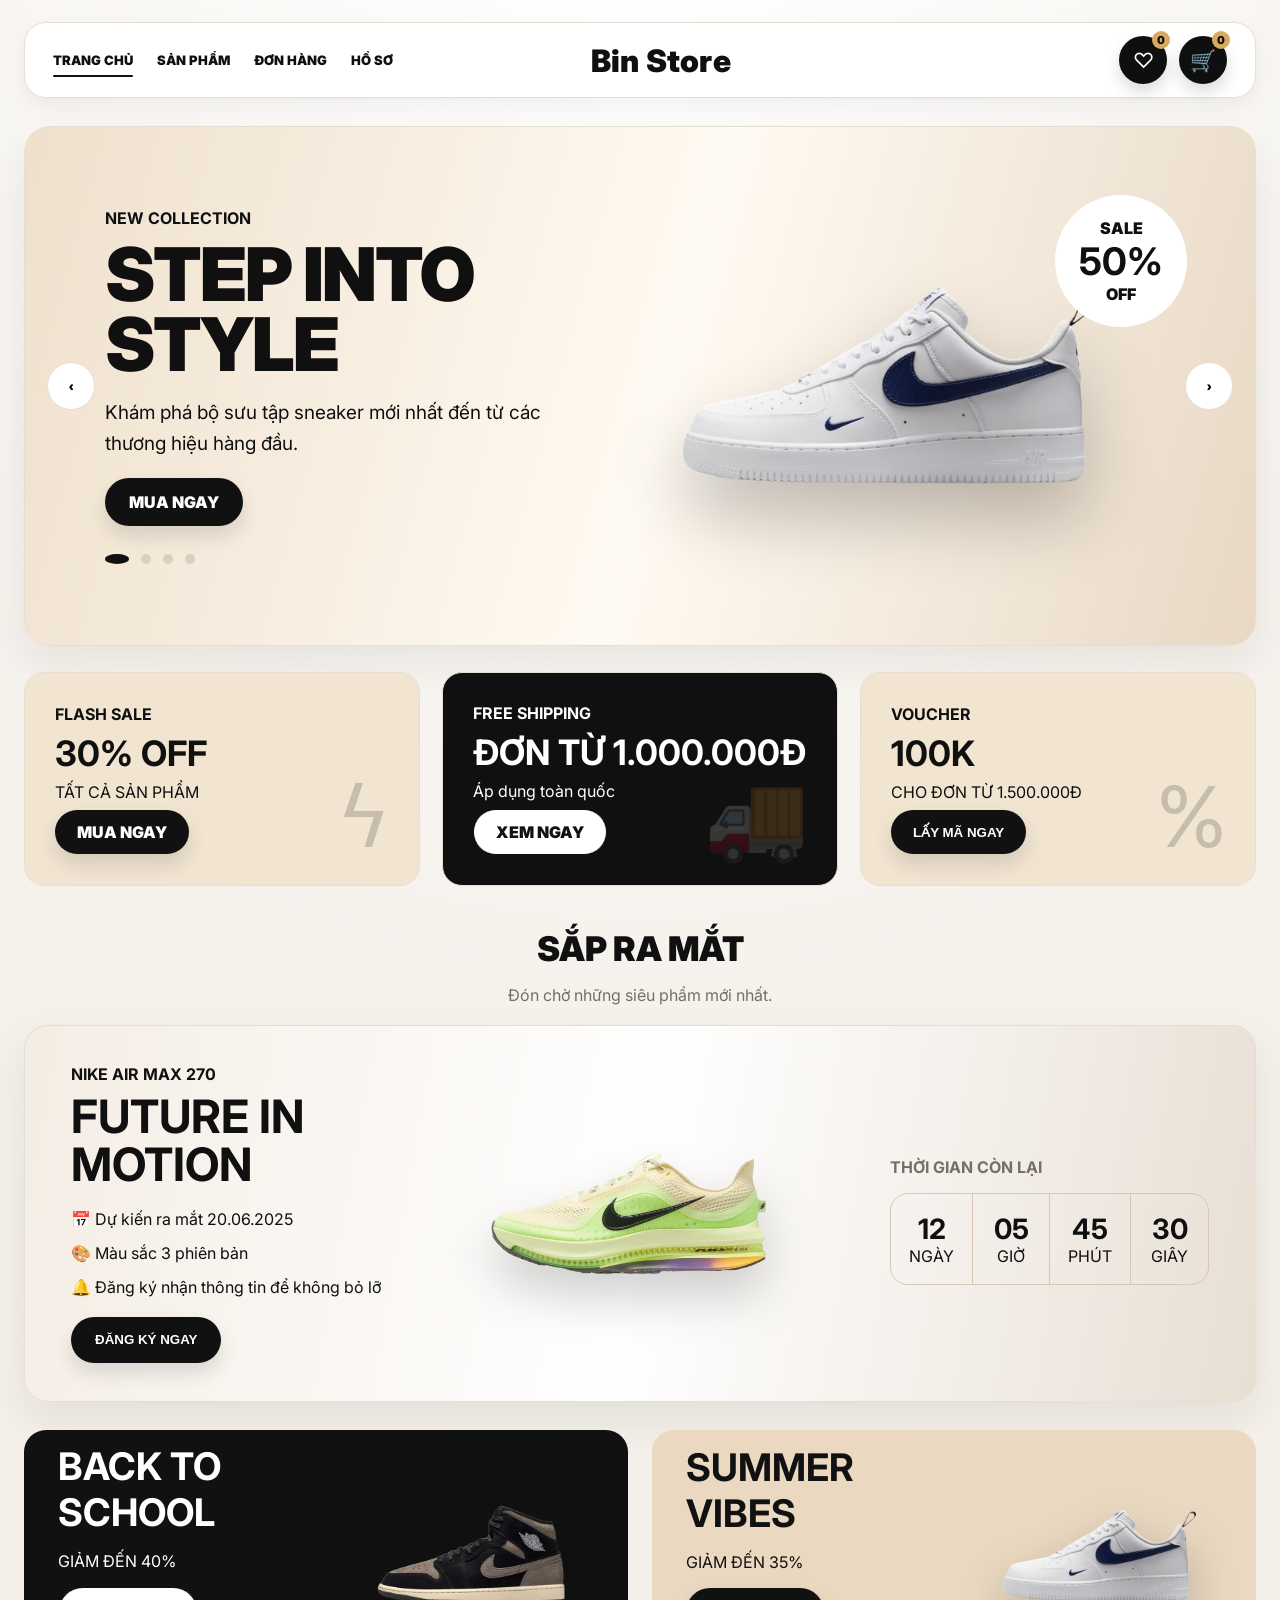
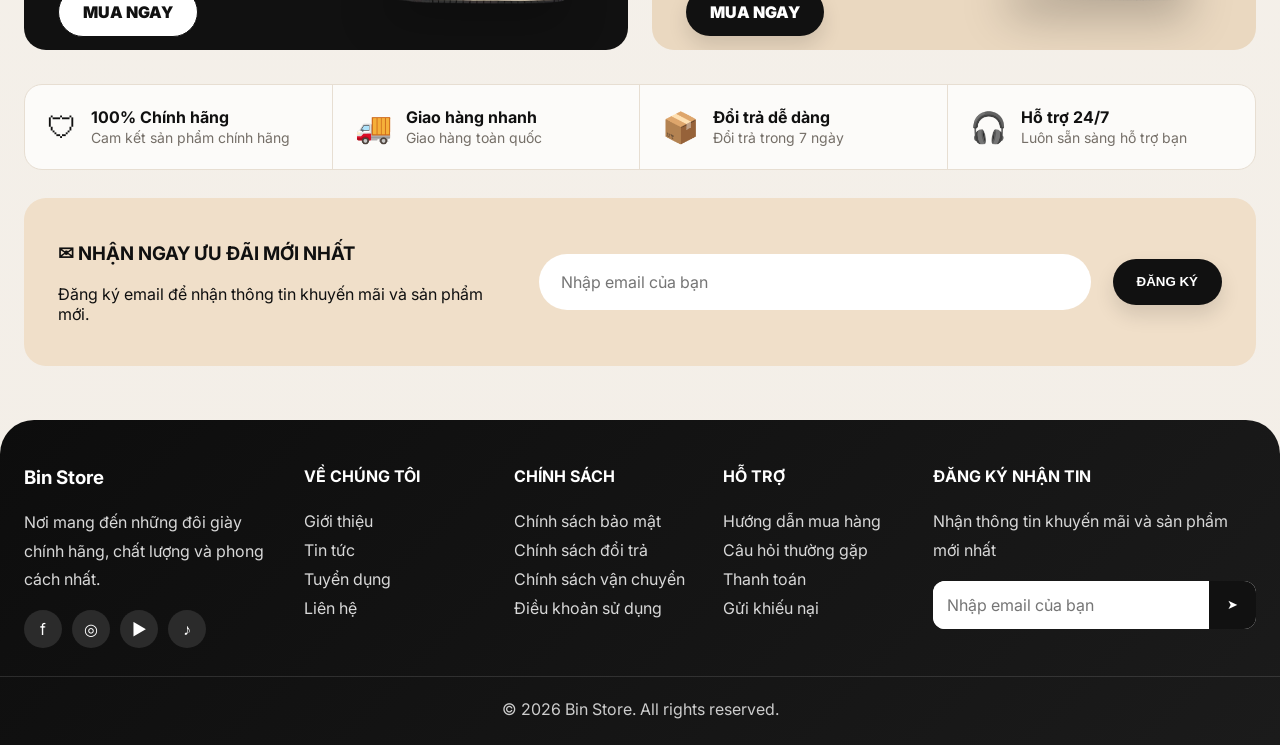
<file: index.html>
<!doctype html>
<html lang="vi">

<head>
  <meta charset="UTF-8" />
  <meta name="viewport" content="width=device-width,initial-scale=1" />
  <link href="https://fonts.googleapis.com/css2?family=Inter:wght@400;500;600;700;800;900&display=swap"
    rel="stylesheet" />
  <link rel="stylesheet" href="css/binstore.css" />
  <title>Bin Store - Trang chủ</title>
  <style>
    .hero {
      min-height: 520px;
      border-radius: 26px;
      background: linear-gradient(105deg,
          #efe0cc 0%,
          #fffaf2 52%,
          #e8d8c4 100%);
      overflow: hidden;
      position: relative;
      display: grid;
      grid-template-columns: 1fr 1.2fr;
      align-items: center;
      padding: 0 80px;
      border: 1px solid var(--line);
      box-shadow: var(--shadow);
    }

    .hero h1 {
      font-size: 74px;
      line-height: 0.94;
      margin: 12px 0;
      font-weight: 1000;
      letter-spacing: -2px;
    }

    .hero p {
      font-size: 19px;
      line-height: 1.6;
      max-width: 520px;
    }

    .hero-img {
      height: 410px;
      object-fit: contain;
      filter: drop-shadow(0 35px 35px rgba(0, 0, 0, 0.24));
      margin-left: auto;
    }

    .sale-bubble {
      position: absolute;
      right: 68px;
      top: 68px;
      background: #fff;
      border-radius: 50%;
      width: 132px;
      height: 132px;
      display: grid;
      place-items: center;
      text-align: center;
      font-weight: 1000;
    }

    .sale-bubble strong {
      font-size: 38px;
    }

    .arrow {
      position: absolute;
      top: 50%;
      transform: translateY(-50%);
      width: 48px;
      height: 48px;
      border-radius: 50%;
      background: #fff;
      border: 1px solid var(--line);
      display: grid;
      place-items: center;
      font-weight: 1000;
    }

    .arrow.left {
      left: 22px;
    }

    .arrow.right {
      right: 22px;
    }

    .dots {
      display: flex;
      gap: 12px;
      margin-top: 28px;
    }

    .dots span {
      width: 10px;
      height: 10px;
      border-radius: 50%;
      background: #d9d0c4;
    }

    .dots span:first-child {
      background: #111;
      width: 24px;
    }

    .promo {
      display: grid;
      grid-template-columns: 1fr 1fr 1fr;
      gap: 22px;
      margin: 26px 0;
    }

    .promo-card {
      min-height: 178px;
      border-radius: 20px;
      padding: 30px;
      background: #f1e4d1;
      border: 1px solid var(--line);
      position: relative;
      overflow: hidden;
      display: flex;
      flex-direction: column;
      align-items: flex-start;
      justify-content: center;
    }

    .promo-card.dark {
      background: #101010;
      color: #fff;
    }

    .promo-card h3 {
      font-size: 35px;
      margin: 8px 0;
    }

    .promo-card .shape {
      position: absolute;
      right: 28px;
      bottom: 18px;
      font-size: 84px;
      opacity: 0.18;
    }

    .promo-card .btn {
      margin-top: 8px;
      padding: 12px 22px;
      min-height: 44px;
    }

    .release {
      display: grid;
      grid-template-columns: 0.8fr 1fr 0.7fr;
      align-items: center;
      min-height: 330px;
      border-radius: 24px;
      background: linear-gradient(100deg, #f4ede4, #fff, #e8dfd4);
      padding: 38px 46px;
      border: 1px solid var(--line);
      box-shadow: var(--shadow);
    }

    .release img {
      height: 280px;
      object-fit: contain;
      filter: drop-shadow(0 25px 24px rgba(0, 0, 0, 0.18));
    }

    .release h2 {
      font-size: 46px;
      line-height: 1.05;
      margin: 8px 0;
    }

    .info-list {
      display: grid;
      gap: 14px;
      margin: 20px 0;
    }

    .countdown {
      border: 1px solid #d7c7b4;
      border-radius: 18px;
      display: grid;
      grid-template-columns: repeat(4, 1fr);
      text-align: center;
      overflow: hidden;
    }

    .countdown div {
      padding: 18px;
      border-right: 1px solid #d7c7b4;
    }

    .countdown div:last-child {
      border-right: 0;
    }

    .countdown strong {
      font-size: 28px;
    }

    .season {
      display: grid;
      grid-template-columns: 1fr 1fr;
      gap: 24px;
      margin: 28px 0;
    }

    .season-card {
      height: 220px;
      border-radius: 22px;
      overflow: hidden;
      display: flex;
      align-items: center;
      padding: 34px;
      background: #111;
      color: #fff;
      position: relative;
    }

    .season-card.light {
      background: #ead8c0;
      color: #111;
    }

    .season-card img {
      position: absolute;
      right: 25px;
      bottom: 0;
      height: 190px;
      object-fit: contain;
      filter: drop-shadow(0 20px 22px rgba(0, 0, 0, 0.22));
    }

    .season-card h3 {
      font-size: 38px;
      margin: 0;
    }

    .newsletter-strip {
      margin-top: 28px;
      border-radius: 22px;
      background: #f0dfc9;
      padding: 26px 34px;
      display: grid;
      grid-template-columns: 1fr 1.2fr auto;
      gap: 22px;
      align-items: center;
    }

    .newsletter-strip input {
      height: 56px;
      border: 0;
      border-radius: 999px;
      padding: 0 22px;
      outline: 0;
    }

    @media (max-width: 900px) {

      .hero,
      .release,
      .promo,
      .season,
      .newsletter-strip {
        grid-template-columns: 1fr;
      }

      .hero {
        padding: 42px 28px;
      }

      .hero h1 {
        font-size: 48px;
      }

      .hero-img,
      .release img {
        height: 230px;
      }

      .sale-bubble {
        right: 25px;
        top: 25px;
        width: 92px;
        height: 92px;
      }

      .release {
        padding: 28px;
      }

      .countdown {
        grid-template-columns: repeat(2, 1fr);
      }
    }
  </style>
</head>

<body>
  <div id="app"></div>
  <script src="js/store.js"></script>
  <script>
    document.getElementById("app").innerHTML =
      header("home") +
      `<main class="container"><section class="hero"><button class="arrow left">‹</button><div><b>NEW COLLECTION</b><h1>STEP INTO<br>STYLE</h1><p>Khám phá bộ sưu tập sneaker mới nhất đến từ các thương hiệu hàng đầu.</p><a class="btn" href="allproduct.html">MUA NGAY</a><div class="dots"><span></span><span></span><span></span><span></span></div></div><img class="hero-img" src="images/shoe-1-main.png" alt="Sneaker"><div class="sale-bubble"><div>SALE<br><strong>50%</strong><br>OFF</div></div><button class="arrow right">›</button></section><section class="promo"><div class="promo-card"><b>FLASH SALE</b><h3>30% OFF</h3><span>TẤT CẢ SẢN PHẨM</span><a class="btn" href="allproduct.html">MUA NGAY</a><div class="shape">ϟ</div></div><div class="promo-card dark"><b>FREE SHIPPING</b><h3>ĐƠN TỪ 1.000.000Đ</h3><span>Áp dụng toàn quốc</span><a class="btn outline" href="allproduct.html">XEM NGAY</a><div class="shape">🚚</div></div><div class="promo-card"><b>VOUCHER</b><h3>100K</h3><span>CHO ĐƠN TỪ 1.500.000Đ</span><button class="btn" onclick="toast('Mã của bạn: BIN100')">LẤY MÃ NGAY</button><div class="shape">%</div></div></section><h2 class="section-title">SẮP RA MẮT</h2><p class="section-sub">Đón chờ những siêu phẩm mới nhất.</p><section class="release"><div><b>NIKE AIR MAX 270</b><h2>FUTURE IN<br>MOTION</h2><div class="info-list"><span>📅 Dự kiến ra mắt 20.06.2025</span><span>🎨 Màu sắc 3 phiên bản</span><span>🔔 Đăng ký nhận thông tin để không bỏ lỡ</span></div><button class="btn">ĐĂNG KÝ NGAY</button></div><img src="images/shoe-4-main.png" alt="Upcoming"><div><p class="muted"><b>THỜI GIAN CÒN LẠI</b></p><div class="countdown"><div><strong>12</strong><br>NGÀY</div><div><strong>05</strong><br>GIỜ</div><div><strong>45</strong><br>PHÚT</div><div><strong>30</strong><br>GIÂY</div></div></div></section><section class="season"><div class="season-card"><div><h3>BACK TO<br>SCHOOL</h3><p>GIẢM ĐẾN 40%</p><a class="btn outline" href="allproduct.html">MUA NGAY</a></div><img src="images/shoe-6-main.png"></div><div class="season-card light"><div><h3>SUMMER<br>VIBES</h3><p>GIẢM ĐẾN 35%</p><a class="btn" href="allproduct.html">MUA NGAY</a></div><img src="images/shoe-1-main.png" ></div></section>${trust()}<section class="newsletter-strip"><div><h3>✉ NHẬN NGAY ƯU ĐÃI MỚI NHẤT</h3><p>Đăng ký email để nhận thông tin khuyến mãi và sản phẩm mới.</p></div><input placeholder="Nhập email của bạn"><button class="btn">ĐĂNG KÝ</button></section></main>` +
      footer();
    updateCounts();
  </script>
</body>

</html>
</file>
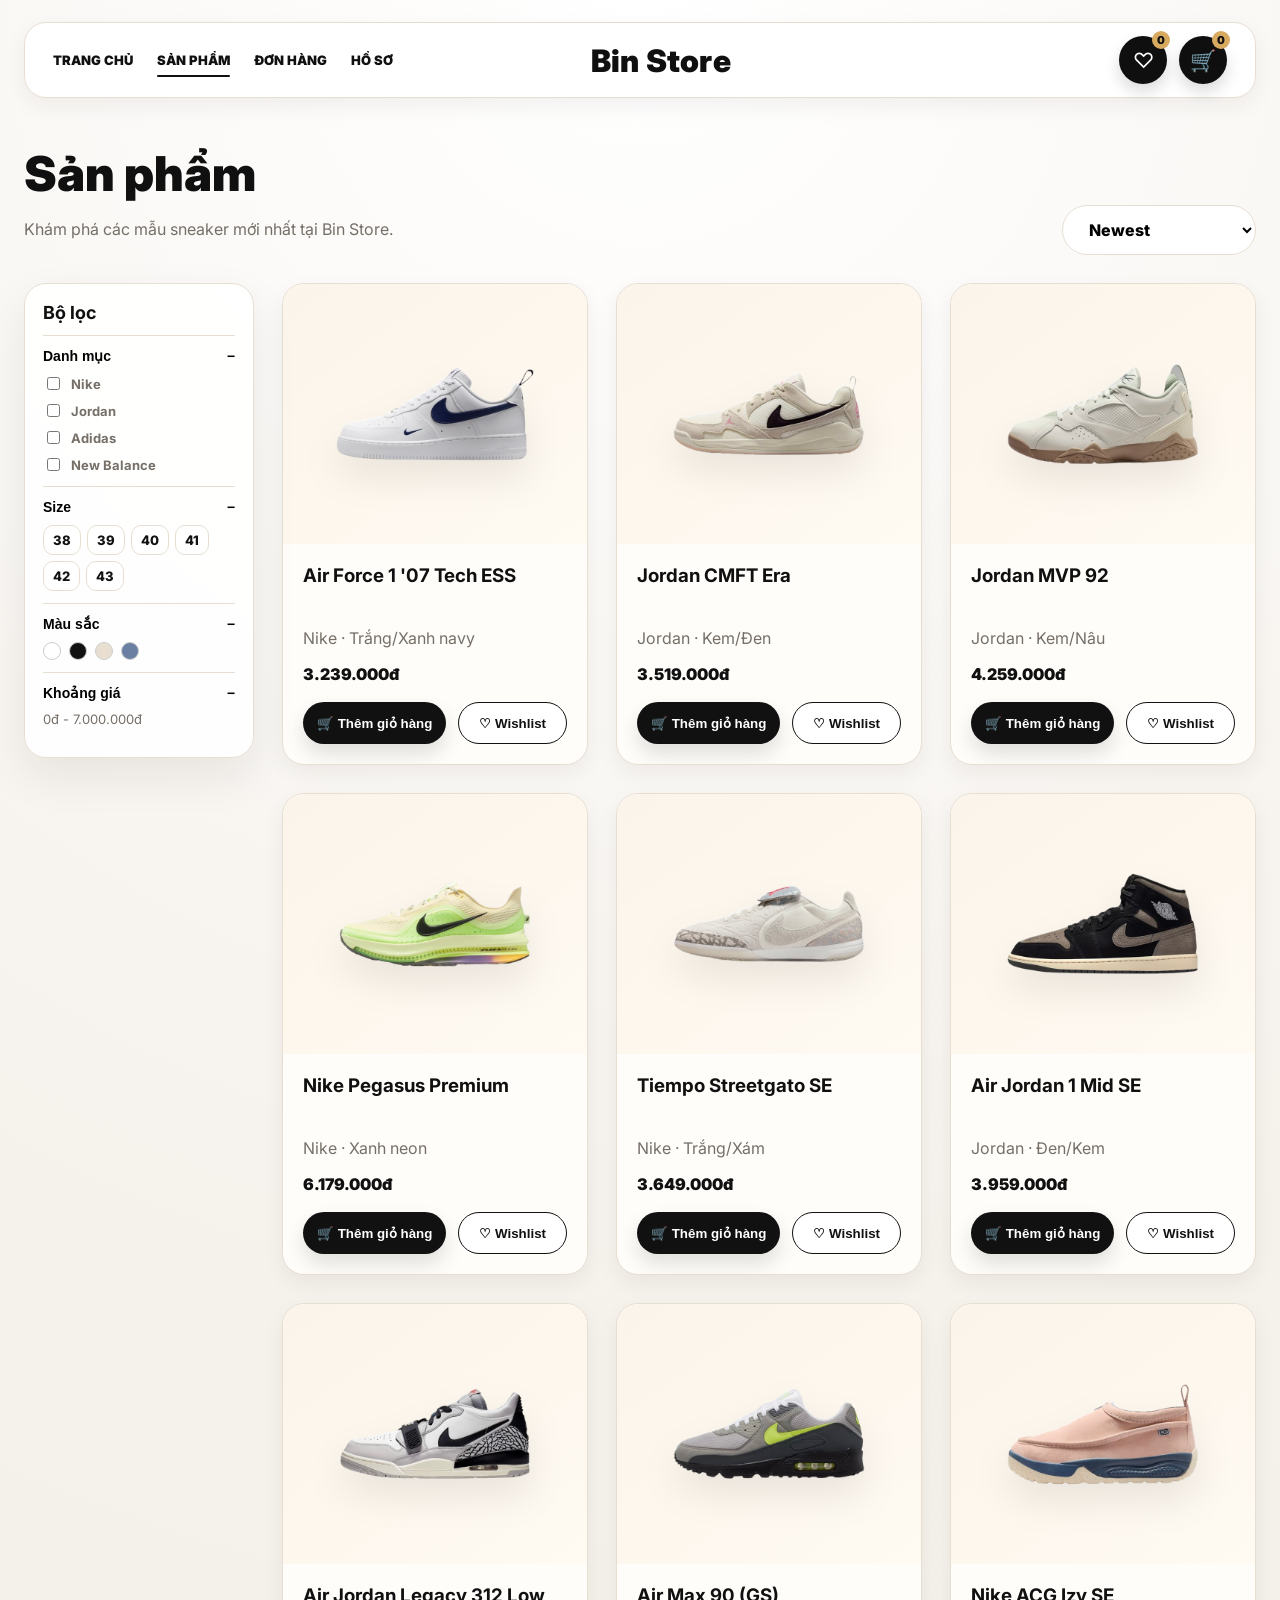
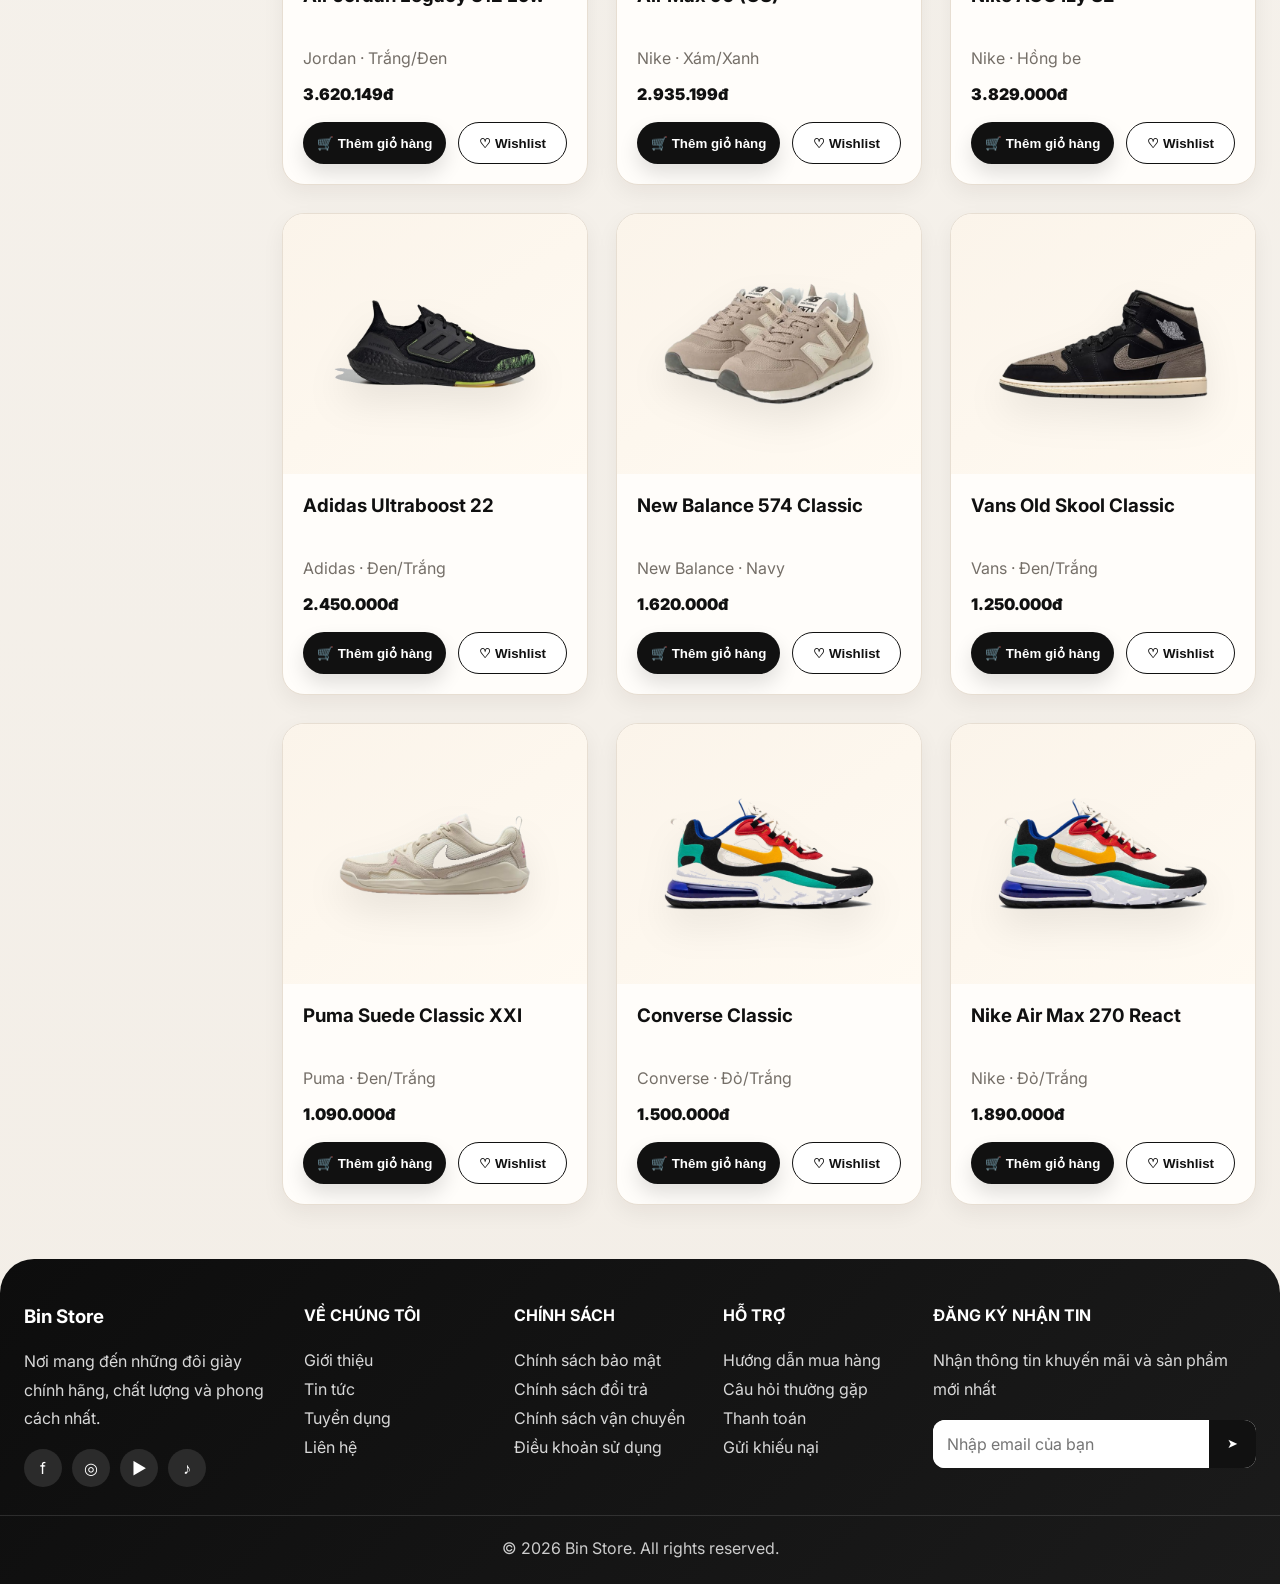
<file: allproduct.html>
<!doctype html>
<html lang="vi">
  <head>
    <meta charset="UTF-8" />
    <meta name="viewport" content="width=device-width,initial-scale=1" />
    <link
      href="https://fonts.googleapis.com/css2?family=Inter:wght@400;500;600;700;800;900&display=swap"
      rel="stylesheet"
    />
    <link rel="stylesheet" href="css/binstore.css" />
    <title>Bin Store - Sản phẩm</title>
    <style>
      .shop-head {
        display: flex;
        justify-content: space-between;
        gap: 20px;
        align-items: end;
        margin: 18px 0 28px;
      }
      .shop-head h1 {
        font-size: 48px;
        margin: 0;
        font-weight: 1000;
      }
      .layout {
        display: grid;
        grid-template-columns: 230px 1fr;
        gap: 28px;
      }
      .filter {
        position: sticky;
        top: 20px;
        align-self: start;
        padding: 18px;
      }
      .filter h3 {
        margin: 0 0 12px;
        font-size: 18px;
      }
      .filter-group {
        border-top: 1px solid var(--line);
        padding: 12px 0;
      }
      .filter-toggle {
        width: 100%;
        border: 0;
        background: transparent;
        padding: 0;
        display: flex;
        justify-content: space-between;
        font-weight: 900;
        font-size: 14px;
      }
      .filter-options {
        display: grid;
        gap: 8px;
        margin-top: 10px;
        color: var(--muted);
        font-size: 13px;
      }
      .filter-options label {
        display: flex;
        align-items: center;
        gap: 8px;
        font-weight: 700;
      }
      .size-pills {
        display: flex;
        flex-wrap: wrap;
        gap: 6px;
      }
      .size-pills span {
        border: 1px solid var(--line);
        border-radius: 10px;
        padding: 6px 9px;
        background: #fff;
        font-weight: 800;
        color: #111;
      }
      .color-dots {
        display: flex;
        gap: 8px;
      }
      .color-dots span {
        width: 18px;
        height: 18px;
        border-radius: 50%;
        border: 1px solid #ccc;
      }
      .grid {
        display: grid;
        grid-template-columns: repeat(3, 1fr);
        gap: 28px;
      }
      .product-card {
        background: #fffdfa;
        border: 1px solid var(--line);
        border-radius: 22px;
        overflow: hidden;
        box-shadow: var(--shadow2);
        transition: 0.25s;
      }
      .product-card:hover {
        transform: translateY(-5px);
        box-shadow: var(--shadow);
      }
      .product-img {
        height: 260px;
        display: grid;
        place-items: center;
      }
      .product-img img {
        width: 88%;
        height: 220px;
        object-fit: contain;
        filter: drop-shadow(0 18px 18px rgba(0, 0, 0, 0.08));
      }
      .product-info {
        padding: 20px;
      }
      .product-info h3 {
        min-height: 48px;
        margin: 0 0 8px;
      }
      .card-actions {
        display: grid;
        grid-template-columns: 1fr 1fr;
        gap: 12px;
        margin-top: 18px;
      }
      .card-actions .btn {
        padding: 12px 14px;
        min-height: 42px;
      }
      .sort {
        border: 1px solid var(--line);
        border-radius: 999px;
        height: 50px;
        padding: 0 22px;
        background: #fff;
        font-weight: 800;
      }
      @media (max-width: 1000px) {
        .layout {
          grid-template-columns: 1fr;
        }
        .grid {
          grid-template-columns: repeat(2, 1fr);
        }
        .filter {
          position: static;
        }
      }
      @media (max-width: 620px) {
        .grid {
          grid-template-columns: 1fr;
        }
        .shop-head {
          display: block;
        }
      }
    </style>
  </head>
  <body>
    <div id="app"></div>
    <script src="js/store.js"></script>
    <script>
      function render() {
        const list = document.getElementById("products");
        const w = getWishlist();
        list.innerHTML = PRODUCTS.map(
          (p) =>
            `<article class="product-card"><a href="product.html?id=${p.id}" class="product-img"><img src="${imgPath(p)}" alt="${p.name}"></a><div class="product-info"><h3>${p.name}</h3><p class="muted">${p.brand} · ${p.color}</p><p class="money">${money(p.price)}</p><div class="card-actions"><button class="btn" onclick="addToCart(${p.id})">🛒 Thêm giỏ hàng</button><button class="btn outline" onclick="toggleWishlist(${p.id});render()">${w.includes(p.id) ? "✓ Đã lưu" : "♡ Wishlist"}</button></div></div></article>`,
        ).join("");
        updateCounts();
      }
      document.getElementById("app").innerHTML =
        header("products") +
        `<main class="container"><div class="shop-head"><div><h1>Sản phẩm</h1><p class="muted">Khám phá các mẫu sneaker mới nhất tại Bin Store.</p></div><select class="sort"><option>Newest</option><option>Giá thấp đến cao</option><option>Giá cao đến thấp</option></select></div><div class="layout"><aside class="card filter"><h3>Bộ lọc</h3><div class="filter-group"><button class="filter-toggle">Danh mục <span>−</span></button><div class="filter-options"><label><input type="checkbox"> Nike</label><label><input type="checkbox"> Jordan</label><label><input type="checkbox"> Adidas</label><label><input type="checkbox"> New Balance</label></div></div><div class="filter-group"><button class="filter-toggle">Size <span>−</span></button><div class="filter-options size-pills"><span>38</span><span>39</span><span>40</span><span>41</span><span>42</span><span>43</span></div></div><div class="filter-group"><button class="filter-toggle">Màu sắc <span>−</span></button><div class="filter-options color-dots"><span style="background:#fff"></span><span style="background:#111"></span><span style="background:#e8dfd0"></span><span style="background:#6b7fa3"></span></div></div><div class="filter-group"><button class="filter-toggle">Khoảng giá <span>−</span></button><div class="filter-options"><span>0đ - 7.000.000đ</span></div></div></aside><section class="grid" id="products"></section></div></main>` +
        footer();
      render();
    </script>
  </body>
</html>
</file>
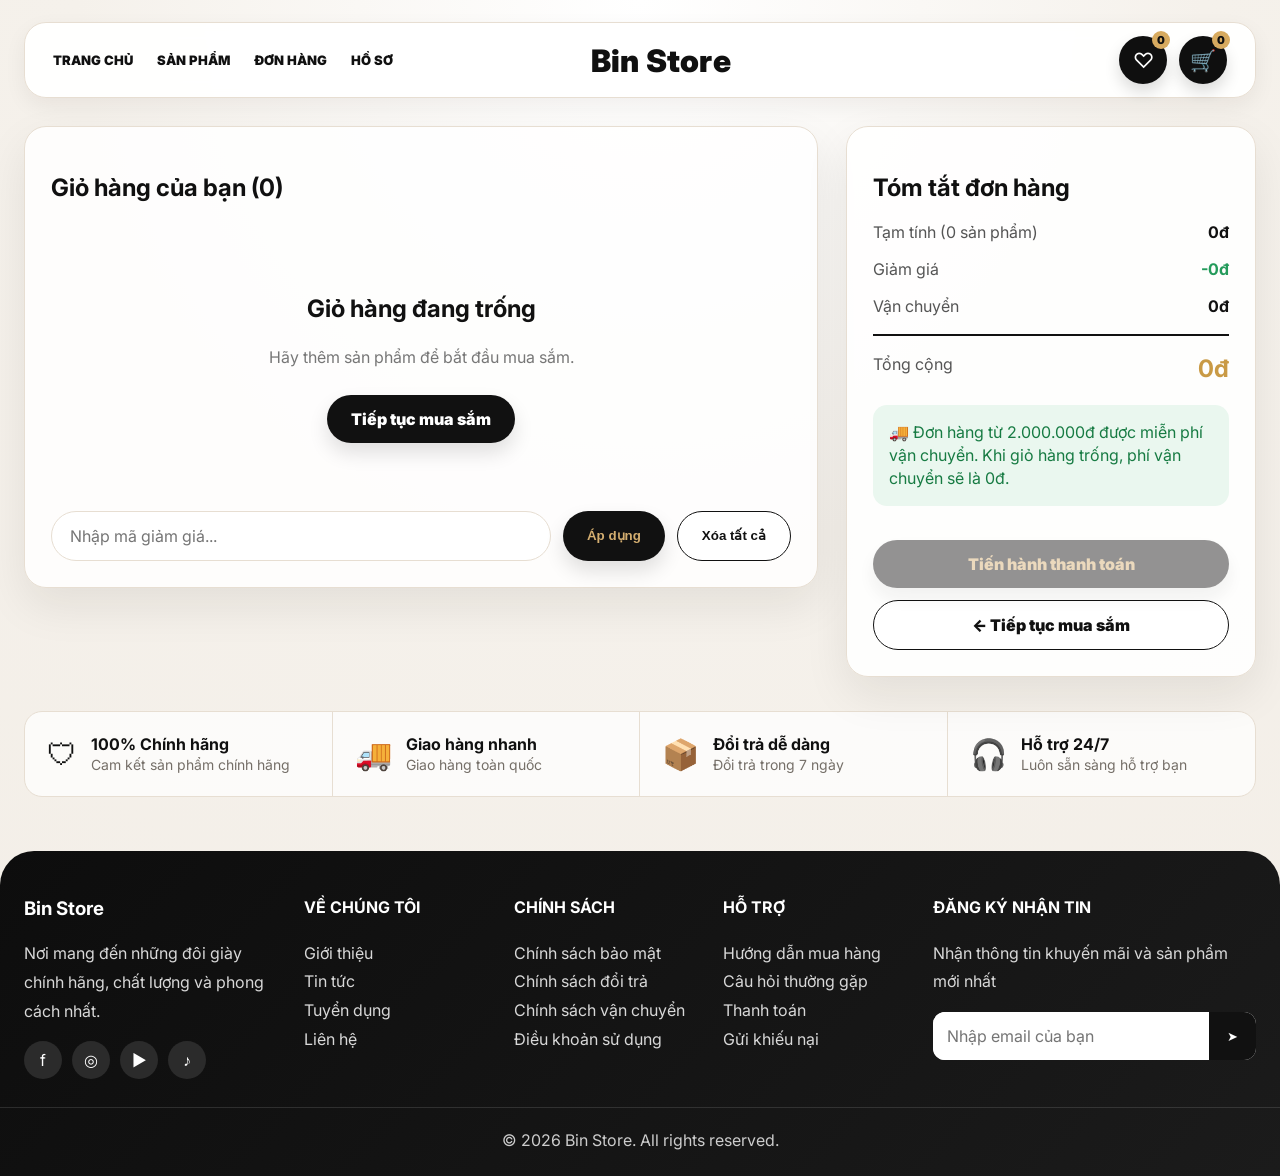
<file: cart.html>
<!doctype html>
<html lang="vi">
  <head>
    <meta charset="UTF-8" />
    <meta name="viewport" content="width=device-width,initial-scale=1" />
    <link
      href="https://fonts.googleapis.com/css2?family=Inter:wght@400;500;600;700;800;900&display=swap"
      rel="stylesheet"
    />
    <link rel="stylesheet" href="css/binstore.css" />
    <title>Giỏ hàng - Bin Store</title>
    <style>
      .cart-layout {
        display: grid;
        grid-template-columns: 1fr 410px;
        gap: 28px;
        align-items: start;
      }
      .cart-card,
      .summary {
        padding: 26px;
      }
      .cart-table {
        width: 100%;
        border-collapse: collapse;
      }
      .cart-table th {
        background: #f4eee5;
        color: #68615b;
        text-align: left;
        padding: 14px;
        font-size: 14px;
      }
      .cart-table th:first-child {
        border-radius: 14px 0 0 14px;
      }
      .cart-table th:last-child {
        border-radius: 0 14px 14px 0;
      }
      .cart-table td {
        padding: 20px 12px;
        border-bottom: 1px solid var(--line);
        vertical-align: middle;
      }
      .prod {
        display: flex;
        gap: 16px;
        align-items: center;
      }
      .prod img {
        width: 98px;
        height: 82px;
        object-fit: contain;
        background: #f7f3ee;
        border-radius: 16px;
        padding: 8px;
      }
      .qty {
        display: inline-flex;
        align-items: center;
        border: 1px solid var(--line);
        border-radius: 12px;
        overflow: hidden;
        background: #fff;
      }
      .qty button {
        width: 40px;
        height: 36px;
        border: 0;
        background: #fff;
        font-size: 20px;
        cursor: pointer;
      }
      .qty span {
        width: 40px;
        text-align: center;
        font-weight: 900;
      }
      .remove {
        border: 0;
        background: #fff;
        border: 1px solid var(--line);
        border-radius: 50%;
        width: 36px;
        height: 36px;
        cursor: pointer;
      }
      .coupon {
        display: flex;
        gap: 12px;
        margin-top: 20px;
      }
      .coupon input {
        flex: 1;
        height: 50px;
        border: 1px solid var(--line);
        border-radius: 999px;
        padding: 0 18px;
        outline: 0;
      }
      .summary {
        position: sticky;
        top: 20px;
      }
      .line {
        display: flex;
        justify-content: space-between;
        gap: 20px;
        margin: 17px 0;
        color: #555;
      }
      .line strong {
        color: #111;
      }
      .line.discount strong {
        color: var(--green);
      }
      .total {
        border-top: 2px solid #111;
        padding-top: 18px;
        margin-top: 18px;
      }
      .total strong {
        font-size: 24px;
        color: var(--gold);
      }
      .notice {
        background: #eaf7ef;
        color: #177b43;
        border-radius: 14px;
        padding: 16px;
        margin: 22px 0;
        line-height: 1.45;
      }
      .summary .btn {
        width: 100%;
        margin-top: 12px;
      }
      .empty {
        text-align: center;
        padding: 48px;
        color: #777;
      }
      .empty h3 {
        color: #111;
        font-size: 24px;
      }
      .empty .btn {
        margin-top: 12px;
      }
      .cart-actions {
        display: flex;
        justify-content: flex-end;
        margin-top: 14px;
      }
      @media (max-width: 950px) {
        .cart-layout {
          grid-template-columns: 1fr;
        }
        .summary {
          position: static;
        }
        .cart-table thead {
          display: none;
        }
        .cart-table,
        .cart-table tbody,
        .cart-table tr,
        .cart-table td {
          display: block;
        }
        .cart-table tr {
          border-bottom: 1px solid var(--line);
          padding: 12px 0;
        }
        .cart-table td {
          border: 0;
          padding: 10px;
        }
        .coupon {
          flex-direction: column;
        }
      }
    </style>
  </head>
  <body>
    <div id="app"></div>
    <script src="js/store.js"></script>
    <script>
      let couponApplied = false;
      function calc() {
        const cart = getCart();
        const subtotal = cart.reduce((s, i) => {
          const p = PRODUCTS.find((x) => x.id == i.id);
          return s + (p ? p.price * i.qty : 0);
        }, 0);
        const qty = cart.reduce((s, i) => s + i.qty, 0);
        const discount =
          couponApplied && qty > 0
            ? Math.min(950000, Math.round(subtotal * 0.1))
            : 0;
        const shipping = qty === 0 ? 0 : subtotal >= 2000000 ? 0 : 30000;
        const total = Math.max(0, subtotal - discount + shipping);
        return { cart, subtotal, qty, discount, shipping, total };
      }
      function applyCoupon() {
        if (calc().qty === 0) {
          toast("Giỏ hàng đang trống");
          return;
        }
        couponApplied = true;
        renderCart();
        toast("Đã áp dụng mã giảm giá");
      }
      function renderCart() {
        const c = calc();
        document.getElementById("itemCount").textContent = c.qty;
        document.getElementById("sumQty").textContent = c.qty;
        document.getElementById("subtotal").textContent = money(c.subtotal);
        document.getElementById("discount").textContent =
          "-" + money(c.discount);
        document.getElementById("shipping").textContent =
          c.shipping === 0 ? "0đ" : money(c.shipping);
        document.getElementById("total").textContent = money(c.total);
        const pay = document.getElementById("payBtn");
        pay.classList.toggle("disabled", c.qty === 0);
        const list = document.getElementById("cartList");
        if (c.qty === 0) {
          list.innerHTML = `<div class="empty"><h3>Giỏ hàng đang trống</h3><p>Hãy thêm sản phẩm để bắt đầu mua sắm.</p><a class="btn" href="allproduct.html">Tiếp tục mua sắm</a></div>`;
          updateCounts();
          return;
        }
        list.innerHTML = `<table class="cart-table"><thead><tr><th>Sản phẩm</th><th>Đơn giá</th><th>Số lượng</th><th>Thành tiền</th><th></th></tr></thead><tbody>${c.cart
          .map((i) => {
            const p = PRODUCTS.find((x) => x.id == i.id);
            return `<tr><td><div class="prod"><img src="${imgPath(p)}"><div><b>${p.name}</b><p class="muted">Màu: ${i.color || p.color} · Size: ${i.size}</p></div></div></td><td class="money">${money(p.price)}</td><td><div class="qty"><button onclick="changeQty(${i.id},'${i.size}',-1);renderCart()">−</button><span>${i.qty}</span><button onclick="changeQty(${i.id},'${i.size}',1);renderCart()">+</button></div></td><td class="money">${money(p.price * i.qty)}</td><td><button class="remove" onclick="removeFromCart(${i.id},'${i.size}');renderCart()">🗑</button></td></tr>`;
          })
          .join("")}</tbody></table>`;
        updateCounts();
      }
      document.getElementById("app").innerHTML =
        header() +
        `<main class="container"><div class="cart-layout"><section class="card cart-card"><h1>Giỏ hàng của bạn (<span id="itemCount">0</span>)</h1><div id="cartList"></div><div class="coupon"><input id="coupon" placeholder="Nhập mã giảm giá..."><button class="btn gold" onclick="applyCoupon()">Áp dụng</button><button class="btn outline" onclick="clearCart();couponApplied=false;renderCart()">Xóa tất cả</button></div></section><aside class="card summary"><h2>Tóm tắt đơn hàng</h2><div class="line"><span>Tạm tính (<span id="sumQty">0</span> sản phẩm)</span><strong id="subtotal">0đ</strong></div><div class="line discount"><span>Giảm giá</span><strong id="discount">0đ</strong></div><div class="line"><span>Vận chuyển</span><strong id="shipping">0đ</strong></div><div class="line total"><span>Tổng cộng</span><strong id="total">0đ</strong></div><div class="notice">🚚 Đơn hàng từ 2.000.000đ được miễn phí vận chuyển. Khi giỏ hàng trống, phí vận chuyển sẽ là 0đ.</div><a id="payBtn" class="btn gold" href="payment.html">Tiến hành thanh toán</a><a class="btn outline" href="allproduct.html">← Tiếp tục mua sắm</a></aside></div>${trust()}</main>` +
        footer();
      renderCart();
    </script>
  </body>
</html>
</file>
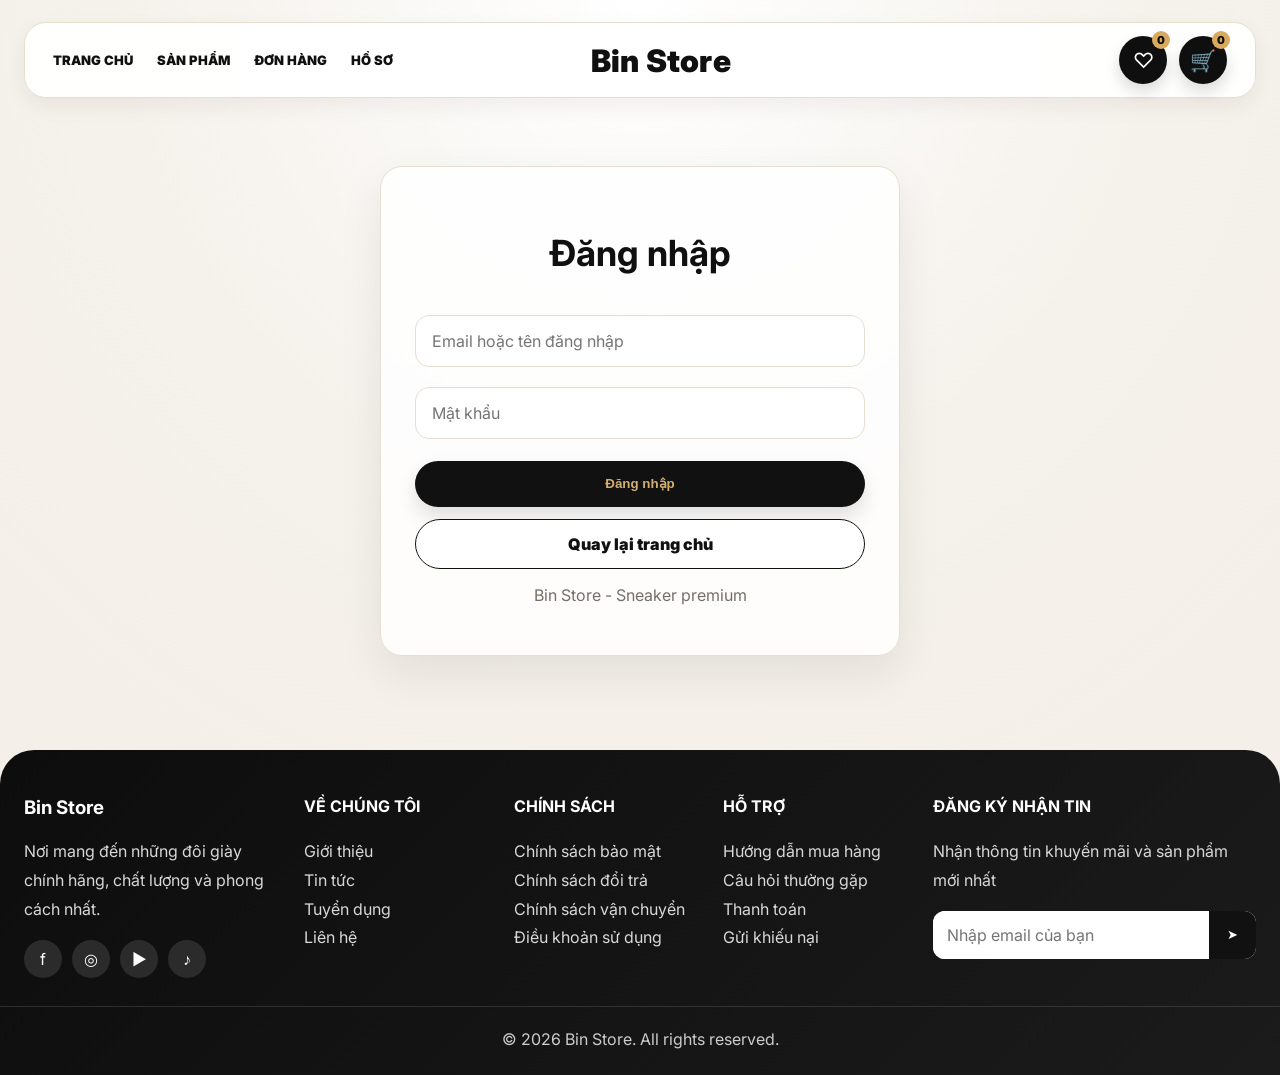
<file: login.html>
<!doctype html>
<html lang="vi">
  <head>
    <meta charset="UTF-8" />
    <meta name="viewport" content="width=device-width,initial-scale=1" />
    <link
      href="https://fonts.googleapis.com/css2?family=Inter:wght@400;500;600;700;800;900&display=swap"
      rel="stylesheet"
    />
    <link rel="stylesheet" href="css/binstore.css" />
    <title>Đăng nhập - Bin Store</title>
    <style>
      .auth {
        max-width: 520px;
        margin: 40px auto;
        padding: 34px;
      }
      .auth h1 {
        text-align: center;
        font-size: 36px;
      }
      .auth input {
        width: 100%;
        height: 52px;
        border: 1px solid var(--line);
        border-radius: 14px;
        margin: 10px 0;
        padding: 0 16px;
      }
      .auth .btn {
        width: 100%;
        margin-top: 12px;
      }
    </style>
  </head>
  <body>
    <div id="app"></div>
    <script src="js/store.js"></script>
    <script>
      document.getElementById("app").innerHTML =
        header("login") +
        `<main class="container"><section class="card auth"><h1>Đăng nhập</h1><input id="loginEmail" placeholder="Email hoặc tên đăng nhập"><input id="loginPassword" placeholder="Mật khẩu" type="password"><button class="btn gold" onclick="submitLogin()">Đăng nhập</button><a class="btn outline" href="index.html">Quay lại trang chủ</a><p class="muted" style="text-align:center">Bin Store - Sneaker premium</p></section></main>` +
        footer();
      updateCounts();
      function submitLogin() {
        const value = loginEmail.value.trim() || "Người dùng";
        loginUser(value, value.includes("@") ? value : "nguyenvana@gmail.com");
        location.href = "index.html";
      }
    </script>
  </body>
</html>
</file>
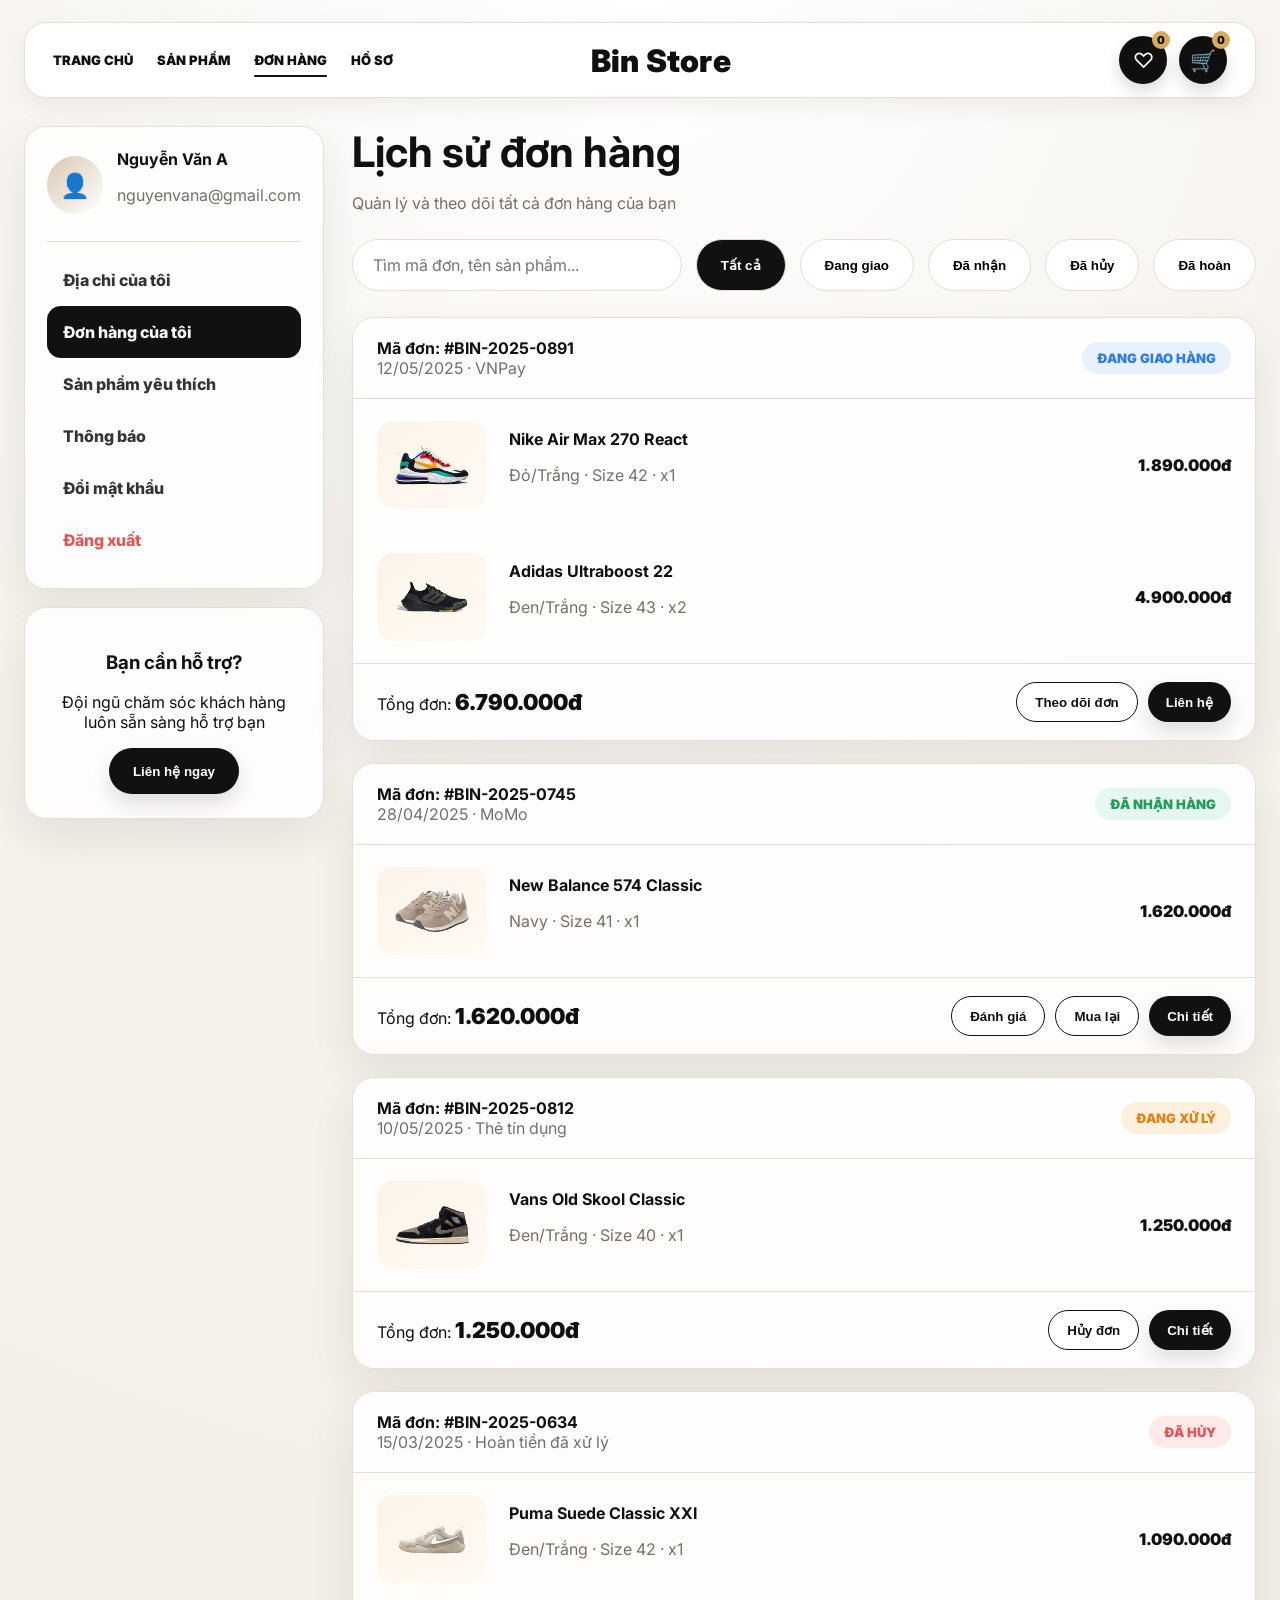
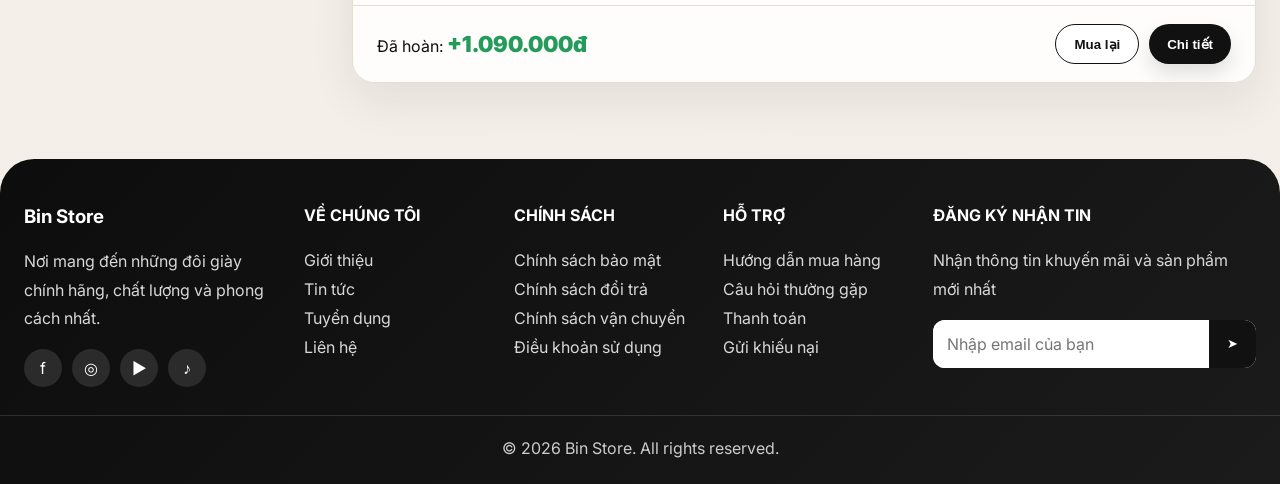
<file: order_history.html>
<!doctype html>
<html lang="vi">
  <head>
    <meta charset="UTF-8" />
    <meta name="viewport" content="width=device-width,initial-scale=1" />
    <link
      href="https://fonts.googleapis.com/css2?family=Inter:wght@400;500;600;700;800;900&display=swap"
      rel="stylesheet"
    />
    <link rel="stylesheet" href="css/binstore.css" />
    <title>Lịch sử đơn hàng - Bin Store</title>
    <style>
      .account {
        display: grid;
        grid-template-columns: 300px 1fr;
        gap: 28px;
      }
      .side {
        padding: 22px;
      }
      .menu a {
        display: block;
        padding: 16px;
        border-radius: 14px;
        font-weight: 800;
        color: #333;
      }
      .menu a.active {
        background: #111;
        color: #fff;
      }
      .help {
        margin-top: 18px;
        padding: 24px;
        text-align: center;
      }
      .content h1 {
        margin: 0 0 8px;
        font-size: 42px;
      }
      .toolbar {
        display: flex;
        gap: 14px;
        margin: 26px 0;
        flex-wrap: wrap;
      }
      .search {
        flex: 1;
        min-width: 260px;
        height: 52px;
        border: 1px solid var(--line);
        border-radius: 999px;
        background: #fff;
        padding: 0 20px;
        font: inherit;
      }
      .pill {
        border: 1px solid var(--line);
        background: #fff;
        border-radius: 999px;
        padding: 0 24px;
        font-weight: 900;
      }
      .pill.active {
        background: #111;
        color: #fff;
      }
      .order {
        margin-bottom: 22px;
        overflow: hidden;
      }
      .order-head {
        display: flex;
        justify-content: space-between;
        gap: 20px;
        align-items: center;
        padding: 20px 24px;
        border-bottom: 1px solid var(--line);
        background: rgba(255, 255, 255, 0.7);
      }
      .status {
        border-radius: 999px;
        padding: 8px 15px;
        font-size: 13px;
        font-weight: 1000;
      }
      .blue {
        background: #e8f1ff;
        color: #2f7de1;
      }
      .green {
        background: #e6f7ef;
        color: #249b5b;
      }
      .orange {
        background: #fff0de;
        color: #e08319;
      }
      .red {
        background: #ffe9e9;
        color: #e45555;
      }
      .order-item {
        display: grid;
        grid-template-columns: 110px 1fr auto;
        gap: 22px;
        align-items: center;
        padding: 22px 24px;
      }
      .order-item img {
        width: 110px;
        height: 88px;
        object-fit: contain;
        border-radius: 16px;
        padding: 8px;
      }
      .order-foot {
        display: flex;
        justify-content: space-between;
        align-items: center;
        border-top: 1px solid var(--line);
        padding: 18px 24px;
      }
      .actions {
        display: flex;
        gap: 10px;
        flex-wrap: wrap;
      }
      .actions .btn {
        padding: 11px 18px;
        min-height: 40px;
      }
      .total-price {
        font-size: 22px;
        font-weight: 1000;
      }
      .refund {
        color: var(--green);
      }
      @media (max-width: 950px) {
        .account {
          grid-template-columns: 1fr;
        }
        .order-item {
          grid-template-columns: 90px 1fr;
        }
        .order-item .money {
          grid-column: 2;
        }
        .order-foot {
          display: block;
        }
        .actions {
          margin-top: 12px;
        }
        .side {
          display: none;
        }
      }
    </style>
  </head>
  <body>
    <div id="app"></div>
    <script src="js/store.js"></script>
    <script>
      const defaults = [
        {
          code: "#BIN-2025-0891",
          date: "12/05/2025",
          pay: "VNPay",
          status: "ĐANG GIAO HÀNG",
          cls: "blue",
          items: [
            { id: 15, qty: 1, size: 42 },
            { id: 10, qty: 2, size: 43 },
          ],
          actions: ["Theo dõi đơn", "Liên hệ"],
        },
        {
          code: "#BIN-2025-0745",
          date: "28/04/2025",
          pay: "MoMo",
          status: "ĐÃ NHẬN HÀNG",
          cls: "green",
          items: [{ id: 11, qty: 1, size: 41 }],
          actions: ["Đánh giá", "Mua lại", "Chi tiết"],
        },
        {
          code: "#BIN-2025-0812",
          date: "10/05/2025",
          pay: "Thẻ tín dụng",
          status: "ĐANG XỬ LÝ",
          cls: "orange",
          items: [{ id: 12, qty: 1, size: 40 }],
          actions: ["Hủy đơn", "Chi tiết"],
        },
        {
          code: "#BIN-2025-0634",
          date: "15/03/2025",
          pay: "Hoàn tiền đã xử lý",
          status: "ĐÃ HỦY",
          cls: "red",
          items: [{ id: 13, qty: 1, size: 42 }],
          actions: ["Mua lại", "Chi tiết"],
          refund: true,
        },
      ];
      function allOrders() {
        const hidden = hiddenOrders();
        return [...getOrders(), ...defaults].filter(
          (o) => !hidden.includes(o.code),
        );
      }
      function handleOrderAction(code, action) {
        if (action === "Hủy đơn") {
          setOrders(getOrders().filter((o) => o.code !== code));
          hideOrder(code);
          toast("Đã hủy đơn hàng");
          renderOrders();
        }
      }
      function renderOrders() {
        document.getElementById("orders").innerHTML = allOrders()
          .map((o) => {
            let total =
              o.total ||
              o.items.reduce((s, i) => {
                const p = PRODUCTS.find((x) => x.id == i.id);
                return s + p.price * i.qty;
              }, 0);
            return `<article class="card order"><div class="order-head"><div><b>Mã đơn: ${o.code}</b><br><span class="muted">${o.date} · ${o.pay}</span></div><span class="status ${o.cls || "orange"}">${o.status}</span></div>${o.items
              .map((i) => {
                const p = PRODUCTS.find((x) => x.id == i.id);
                return `<div class="order-item"><img src="${imgPath(p)}" alt="${p.name}"><div><b>${p.name}</b><p class="muted">${i.color || p.color} · Size ${i.size} · x${i.qty}</p></div><div class="money">${money(p.price * i.qty)}</div></div>`;
              })
              .join(
                "",
              )}<div class="order-foot"><div>${o.refund ? "Đã hoàn:" : "Tổng đơn:"} <span class="total-price ${o.refund ? "refund" : ""}">${o.refund ? "+" : ""}${money(total)}</span></div><div class="actions">${(o.actions || ["Chi tiết"]).map((a, j) => `<button class="btn ${j == (o.actions || []).length - 1 ? "" : "outline"}" onclick="handleOrderAction('${o.code}','${a}')">${a}</button>`).join("")}</div></div></article>`;
          })
          .join("");
      }
      document.getElementById("app").innerHTML =
        header("orders") +
        `<main class="container account"><aside><div class="card side">${accountMini()}<nav class="menu"><a>Địa chỉ của tôi</a><a class="active">Đơn hàng của tôi</a><a>Sản phẩm yêu thích</a><a>Thông báo</a><a>Đổi mật khẩu</a><a class="logout" onclick="logout()">Đăng xuất</a></nav></div><div class="card help"><h3>Bạn cần hỗ trợ?</h3><p>Đội ngũ chăm sóc khách hàng luôn sẵn sàng hỗ trợ bạn</p><button class="btn">Liên hệ ngay</button></div></aside><section class="content"><h1>Lịch sử đơn hàng</h1><p class="muted">Quản lý và theo dõi tất cả đơn hàng của bạn</p><div class="toolbar"><input class="search" placeholder="Tìm mã đơn, tên sản phẩm..."><button class="pill active">Tất cả</button><button class="pill">Đang giao</button><button class="pill">Đã nhận</button><button class="pill">Đã hủy</button><button class="pill">Đã hoàn</button></div><div id="orders"></div></section></main>` +
        footer();
      renderOrders();
      updateCounts();
    </script>
  </body>
</html>
</file>
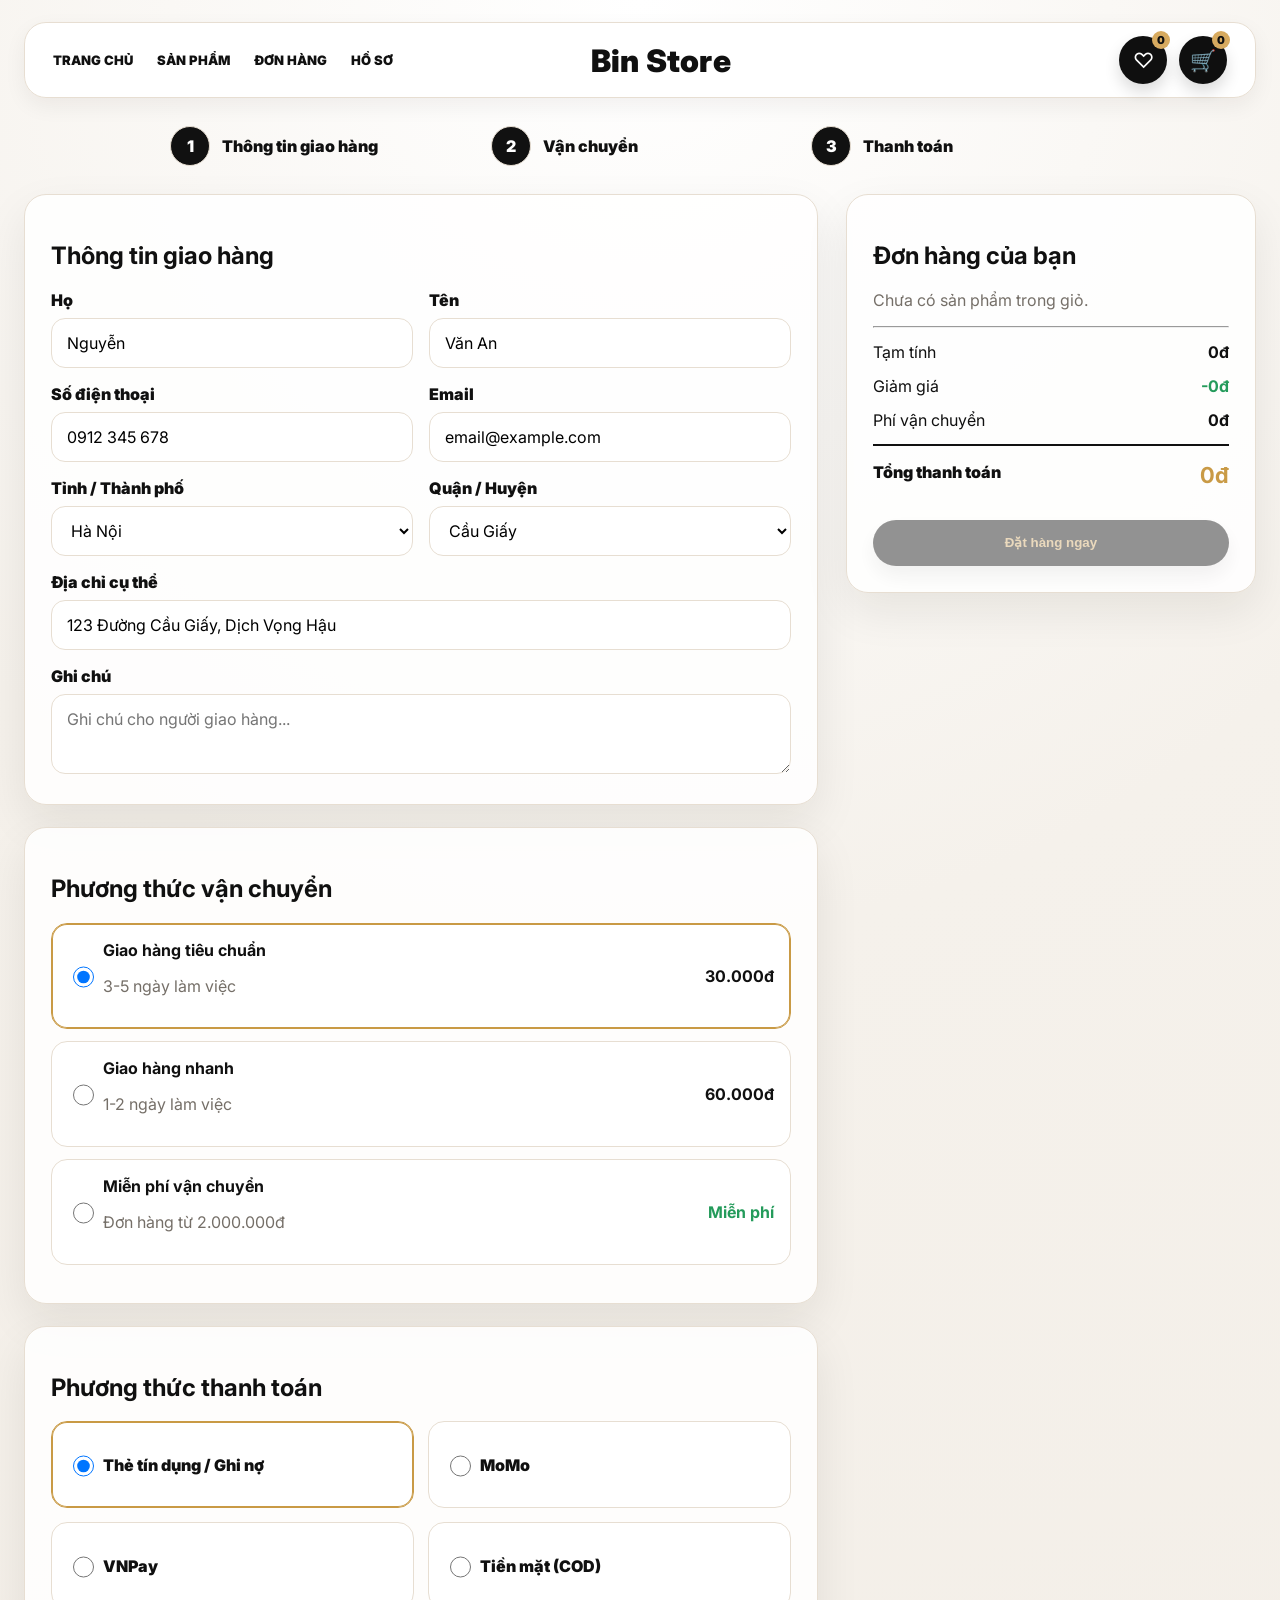
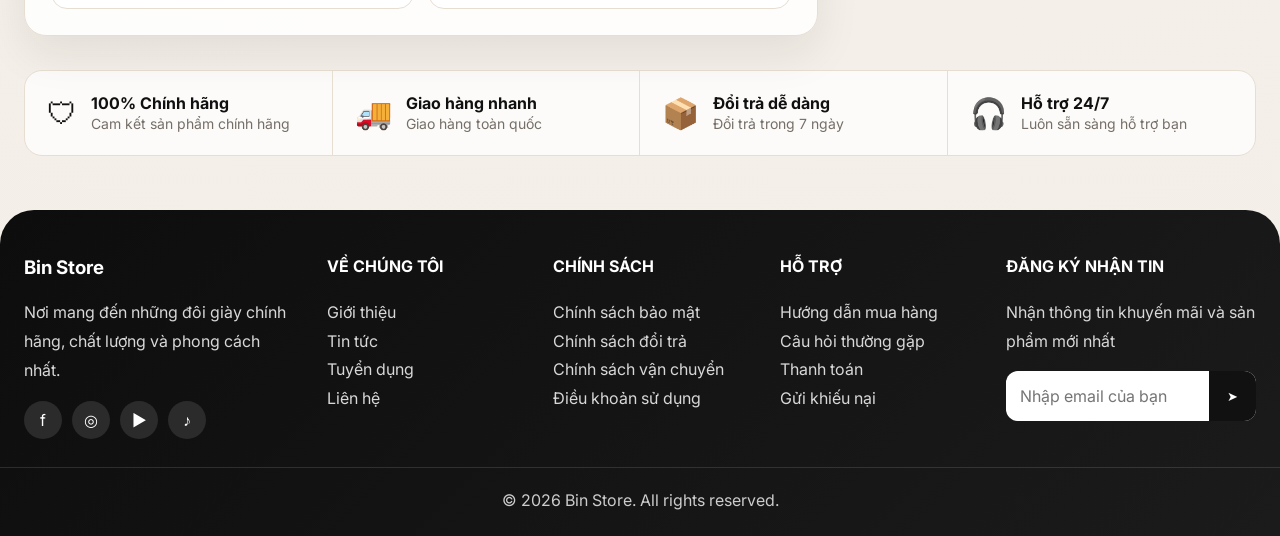
<file: payment.html>
<!doctype html>
<html lang="vi">
  <head>
    <meta charset="UTF-8" />
    <meta name="viewport" content="width=device-width,initial-scale=1" />
    <link
      href="https://fonts.googleapis.com/css2?family=Inter:wght@400;500;600;700;800;900&display=swap"
      rel="stylesheet"
    />
    <link rel="stylesheet" href="css/binstore.css" />
    <title>Thanh toán - Bin Store</title>
    <style>
      .steps {
        max-width: 940px;
        margin: 0 auto 28px;
        display: grid;
        grid-template-columns: 1fr 1fr 1fr;
        gap: 22px;
      }
      .step {
        display: flex;
        align-items: center;
        gap: 12px;
        font-weight: 900;
      }
      .num {
        width: 40px;
        height: 40px;
        border-radius: 50%;
        display: grid;
        place-items: center;
        border: 1px solid var(--line);
        background: #fff;
      }
      .step.active .num {
        background: #111;
        color: #fff;
      }
      .checkout {
        display: grid;
        grid-template-columns: 1fr 410px;
        gap: 28px;
        align-items: start;
      }
      .panel,
      .summary {
        padding: 26px;
      }
      .form-grid {
        display: grid;
        grid-template-columns: 1fr 1fr;
        gap: 16px;
      }
      label {
        font-weight: 900;
        display: block;
        margin-bottom: 8px;
      }
      input,
      select,
      textarea {
        width: 100%;
        border: 1px solid var(--line);
        border-radius: 14px;
        padding: 0 15px;
        height: 50px;
        background: #fff;
        outline: 0;
      }
      textarea {
        height: 80px;
        padding-top: 14px;
      }
      .full {
        grid-column: 1/-1;
      }
      .option {
        display: grid;
        grid-template-columns: auto 1fr auto;
        gap: 14px;
        align-items: center;
        border: 1px solid var(--line);
        border-radius: 16px;
        padding: 16px;
        margin: 12px 0;
        background: #fff;
        cursor: pointer;
      }
      .option.active {
        border-color: var(--gold);
        box-shadow: inset 0 0 0 1px var(--gold);
      }
      .pay-grid {
        display: grid;
        grid-template-columns: 1fr 1fr;
        gap: 14px;
      }
      .pay-option {
        grid-template-columns: auto 1fr;
        margin: 0;
        min-height: 84px;
      }
      .summary-item {
        display: grid;
        grid-template-columns: 70px 1fr auto;
        gap: 12px;
        align-items: center;
        margin: 14px 0;
      }
      .summary-item img {
        width: 70px;
        height: 58px;
        border-radius: 12px;
        padding: 6px;
      }
      .line {
        display: flex;
        justify-content: space-between;
        margin: 14px 0;
      }
      .total {
        border-top: 2px solid #111;
        padding-top: 16px;
        font-weight: 1000;
      }
      .total strong {
        color: var(--gold);
        font-size: 22px;
      }
      .summary .btn {
        width: 100%;
        margin-top: 18px;
      }
      @media (max-width: 950px) {
        .checkout,
        .form-grid,
        .steps,
        .pay-grid {
          grid-template-columns: 1fr;
        }
      }
    </style>
  </head>
  <body>
    <div id="app"></div>
    <script src="js/store.js"></script>
    <script>
      let ship = 30000;
      let pay = "Thẻ tín dụng / Ghi nợ";
      function calcCheckout() {
        const cart = getCart();
        const totals = orderTotal(cart, ship, 950000);
        return { cart, ...totals };
      }
      function setShip(v) {
        ship = v;
        document.querySelectorAll(".ship").forEach((x) => {
          x.classList.remove("active");
          x.querySelector("input").checked = false;
        });
        const el = document.querySelector(`[data-ship="${v}"]`);
        el.classList.add("active");
        el.querySelector("input").checked = true;
        renderSummary();
      }
      function setPay(v, el) {
        pay = v;
        document.querySelectorAll(".pay-option").forEach((x) => {
          x.classList.remove("active");
          x.querySelector("input").checked = false;
        });
        el.classList.add("active");
        el.querySelector("input").checked = true;
      }
      function renderSummary() {
        const c = calcCheckout();
        document.getElementById("orderItems").innerHTML = c.cart.length
          ? c.cart
              .map((i) => {
                const p = PRODUCTS.find((x) => x.id == i.id);
                return `<div class="summary-item"><img src="${imgPath(p)}"><div><b>${p.name}</b><p class="muted">${i.color || p.color} · Size ${i.size} · x${i.qty}</p></div><b>${money(p.price * i.qty)}</b></div>`;
              })
              .join("")
          : '<p class="muted">Chưa có sản phẩm trong giỏ.</p>';
        document.getElementById("st").textContent = money(c.subtotal);
        document.getElementById("dc").textContent = "-" + money(c.discount);
        document.getElementById("sh").textContent = money(c.shipping);
        document.getElementById("tt").textContent = money(c.total);
        document
          .getElementById("orderBtn")
          .classList.toggle("disabled", !c.cart.length);
      }
      function placeOrder() {
        const c = calcCheckout();
        if (!c.cart.length) {
          toast("Giỏ hàng đang trống");
          return;
        }
        const now = new Date();
        const code =
          "#BIN-" +
          now.getFullYear() +
          "-" +
          String(Math.floor(Math.random() * 9000) + 1000);
        const order = {
          code,
          date: now.toLocaleDateString("vi-VN"),
          pay,
          status: "ĐANG XỬ LÝ",
          cls: "orange",
          items: c.cart,
          shipping: c.shipping,
          discount: c.discount,
          total: c.total,
          actions: ["Hủy đơn", "Chi tiết"],
        };
        setOrders([order, ...getOrders()]);
        clearCart();
        location.href = "order_history.html";
      }
      document.getElementById("app").innerHTML =
        header() +
        `<main class="container"><div class="steps"><div class="step active"><span class="num">1</span>Thông tin giao hàng</div><div class="step active"><span class="num">2</span>Vận chuyển</div><div class="step active"><span class="num">3</span>Thanh toán</div></div><div class="checkout"><section><div class="card panel"><h2>Thông tin giao hàng</h2><div class="form-grid"><div><label>Họ</label><input value="Nguyễn"></div><div><label>Tên</label><input value="Văn An"></div><div><label>Số điện thoại</label><input value="0912 345 678"></div><div><label>Email</label><input value="email@example.com"></div><div><label>Tỉnh / Thành phố</label><select><option>Hà Nội</option></select></div><div><label>Quận / Huyện</label><select><option>Cầu Giấy</option></select></div><div class="full"><label>Địa chỉ cụ thể</label><input value="123 Đường Cầu Giấy, Dịch Vọng Hậu"></div><div class="full"><label>Ghi chú</label><textarea placeholder="Ghi chú cho người giao hàng..."></textarea></div></div></div><div class="card panel" style="margin-top:22px"><h2>Phương thức vận chuyển</h2><div class="option ship active" data-ship="30000" onclick="setShip(30000)"><input type="radio" name="ship" checked><div><b>Giao hàng tiêu chuẩn</b><p class="muted">3-5 ngày làm việc</p></div><b>30.000đ</b></div><div class="option ship" data-ship="60000" onclick="setShip(60000)"><input type="radio" name="ship"><div><b>Giao hàng nhanh</b><p class="muted">1-2 ngày làm việc</p></div><b>60.000đ</b></div><div class="option ship" data-ship="0" onclick="setShip(0)"><input type="radio" name="ship"><div><b>Miễn phí vận chuyển</b><p class="muted">Đơn hàng từ 2.000.000đ</p></div><b style="color:var(--green)">Miễn phí</b></div></div><div class="card panel" style="margin-top:22px"><h2>Phương thức thanh toán</h2><div class="pay-grid"><label class="option pay-option active" onclick="setPay('Thẻ tín dụng / Ghi nợ',this)"><input type="radio" name="pay" checked><span>Thẻ tín dụng / Ghi nợ</span></label><label class="option pay-option" onclick="setPay('MoMo',this)"><input type="radio" name="pay"><span>MoMo</span></label><label class="option pay-option" onclick="setPay('VNPay',this)"><input type="radio" name="pay"><span>VNPay</span></label><label class="option pay-option" onclick="setPay('Tiền mặt (COD)',this)"><input type="radio" name="pay"><span>Tiền mặt (COD)</span></label></div></div></section><aside class="card summary"><h2>Đơn hàng của bạn</h2><div id="orderItems"></div><hr><div class="line"><span>Tạm tính</span><b id="st">0đ</b></div><div class="line"><span>Giảm giá</span><b id="dc" style="color:var(--green)">0đ</b></div><div class="line"><span>Phí vận chuyển</span><b id="sh">0đ</b></div><div class="line total"><span>Tổng thanh toán</span><strong id="tt">0đ</strong></div><button id="orderBtn" class="btn gold" onclick="placeOrder()">Đặt hàng ngay</button></aside></div>${trust()}</main>` +
        footer();
      renderSummary();
      updateCounts();
    </script>
  </body>
</html>
</file>
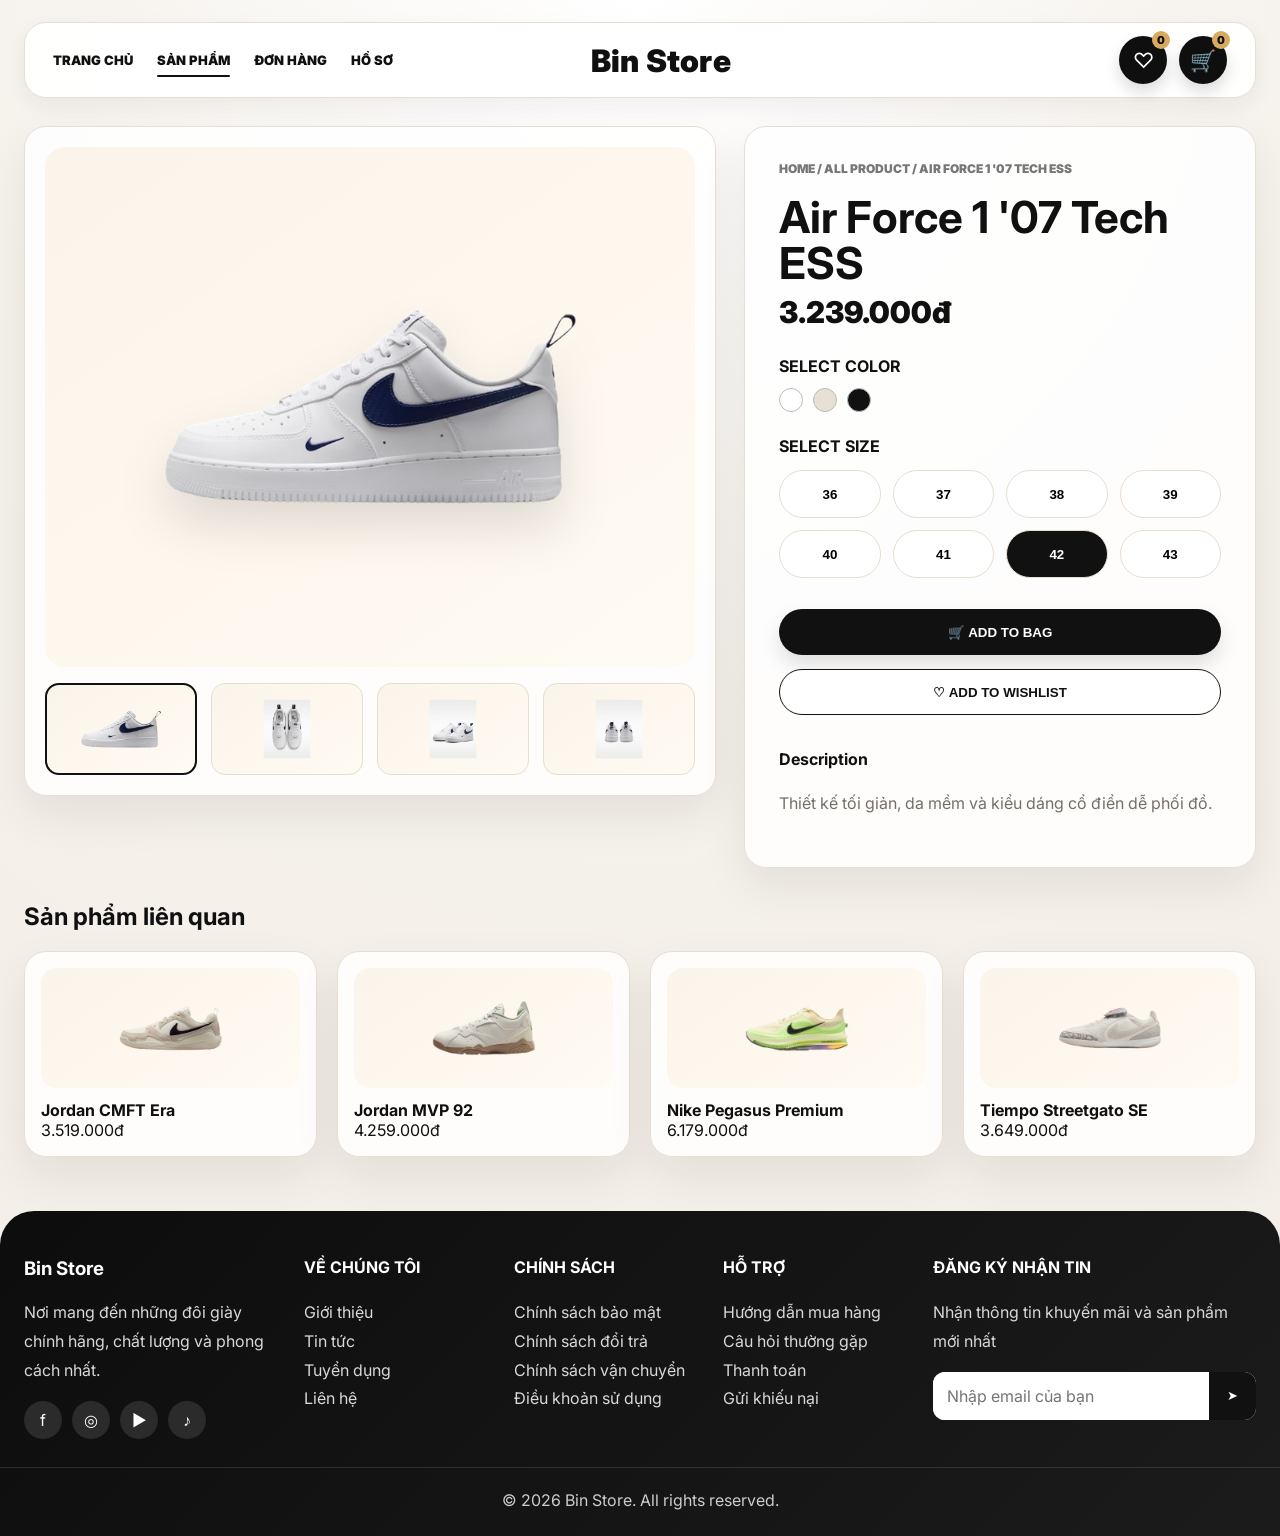
<file: product.html>
<!doctype html>
<html lang="vi">
  <head>
    <meta charset="UTF-8" />
    <meta name="viewport" content="width=device-width,initial-scale=1" />
    <link
      href="https://fonts.googleapis.com/css2?family=Inter:wght@400;500;600;700;800;900&display=swap"
      rel="stylesheet"
    />
    <link rel="stylesheet" href="css/binstore.css" />
    <title>Bin Store - Chi tiết sản phẩm</title>
    <style>
      .product-wrap {
        display: grid;
        grid-template-columns: 1.15fr 0.85fr;
        gap: 28px;
        align-items: start;
      }
      .gallery {
        padding: 20px;
      }
      .main-img {
        height: 520px;
        border-radius: 20px;
        display: grid;
        place-items: center;
      }
      .main-img img {
        width: 86%;
        height: 410px;
        object-fit: contain;
        filter: drop-shadow(0 25px 25px rgba(0, 0, 0, 0.12));
      }
      .thumbs {
        display: grid;
        grid-template-columns: repeat(4, 1fr);
        gap: 14px;
        margin-top: 16px;
      }
      .thumb {
        height: 92px;
        border: 1px solid var(--line);
        border-radius: 14px;
        display: grid;
        place-items: center;
        cursor: pointer;
      }
      .thumb.active {
        border: 2px solid #111;
      }
      .thumb img {
        height: 78px;
        width: 100%;
        object-fit: contain;
      }
      .detail {
        padding: 34px;
      }
      .crumb {
        font-size: 12px;
        font-weight: 900;
        color: #777;
        text-transform: uppercase;
      }
      .detail h1 {
        font-size: 44px;
        line-height: 1.05;
        margin: 18px 0 8px;
      }
      .price {
        font-size: 30px;
        font-weight: 1000;
        margin-bottom: 26px;
      }
      .opt {
        margin: 24px 0;
      }
      .colors {
        display: flex;
        gap: 10px;
        margin-top: 12px;
      }
      .color {
        width: 24px;
        height: 24px;
        border-radius: 50%;
        border: 1px solid #bbb;
      }
      .sizes {
        display: grid;
        grid-template-columns: repeat(4, 1fr);
        gap: 12px;
        margin-top: 14px;
      }
      .size {
        height: 48px;
        border: 1px solid var(--line);
        border-radius: 999px;
        background: #fff;
        font-weight: 900;
        cursor: pointer;
      }
      .size.active {
        background: #111;
        color: #fff;
      }
      .detail .btn {
        width: 100%;
        margin: 7px 0;
      }
      .description {
        margin-top: 24px;
        line-height: 1.7;
      }
      .recommend {
        margin-top: 34px;
      }
      .recommend-grid {
        display: grid;
        grid-template-columns: repeat(4, 1fr);
        gap: 20px;
      }
      .mini {
        padding: 16px;
      }
      .mini img {
        height: 120px;
        width: 100%;
        border-radius: 16px;
        padding: 8px;
        margin-bottom: 12px;
      }
      @media (max-width: 950px) {
        .product-wrap,
        .recommend-grid {
          grid-template-columns: 1fr;
        }
        .detail h1 {
          font-size: 34px;
        }
      }
    </style>
  </head>
  <body>
    <div id="app"></div>
    <script src="js/store.js"></script>
    <script>
      let selectedSize = 42;
      function swapImg(src, el) {
        document.getElementById("mainProductImg").src = src;
        document
          .querySelectorAll(".thumb")
          .forEach((x) => x.classList.remove("active"));
        el.classList.add("active");
      }
      function render() {
        const id = Number(new URLSearchParams(location.search).get("id") || 1);
        const p = PRODUCTS.find((x) => x.id === id) || PRODUCTS[0];
        document.title = "Bin Store - " + p.name;
        const gallery = [1, 2, 3, 4].map((i) => detailPath(p.id, i));
        document.getElementById("app").innerHTML =
          header("products") +
          `<main class="container"><section class="product-wrap"><div class="card gallery"><div class="main-img"><img id="mainProductImg" src="${gallery[0]}" alt="${p.name}"></div><div class="thumbs">${gallery.map((src, i) => `<div class="thumb ${i == 0 ? "active" : ""}" onclick="swapImg('${src}',this)"><img src="${src}" alt="${p.name}"></div>`).join("")}</div></div><aside class="card detail"><div class="crumb">Home / All Product / ${p.name}</div><h1>${p.name}</h1><div class="price">${money(p.price)}</div><div class="opt"><b>SELECT COLOR</b><div class="colors"><span class="color" style="background:#fff"></span><span class="color" style="background:#e8e0d5"></span><span class="color" style="background:#111"></span></div></div><div class="opt"><b>SELECT SIZE</b><div class="sizes">${[36, 37, 38, 39, 40, 41, 42, 43].map((s) => `<button class="size ${s == selectedSize ? "active" : ""}" onclick="selectedSize=${s};render()">${s}</button>`).join("")}</div></div><button class="btn" onclick="addToCart(${p.id},1,selectedSize,'${p.color}')">🛒 ADD TO BAG</button><button class="btn outline" onclick="toggleWishlist(${p.id});render()">♡ ADD TO WISHLIST</button><div class="description"><b>Description</b><p class="muted">${p.desc}</p></div></aside></section><section class="recommend"><h2>Sản phẩm liên quan</h2><div class="recommend-grid">${PRODUCTS.filter(
            (x) => x.id !== p.id,
          )
            .slice(0, 4)
            .map(
              (x) =>
                `<a class="card mini" href="product.html?id=${x.id}"><img src="${imgPath(x)}"><b>${x.name}</b><br><span>${money(x.price)}</span></a>`,
            )
            .join("")}</div></section></main>` +
          footer();
        updateCounts();
      }
      render();
    </script>
  </body>
</html>
</file>
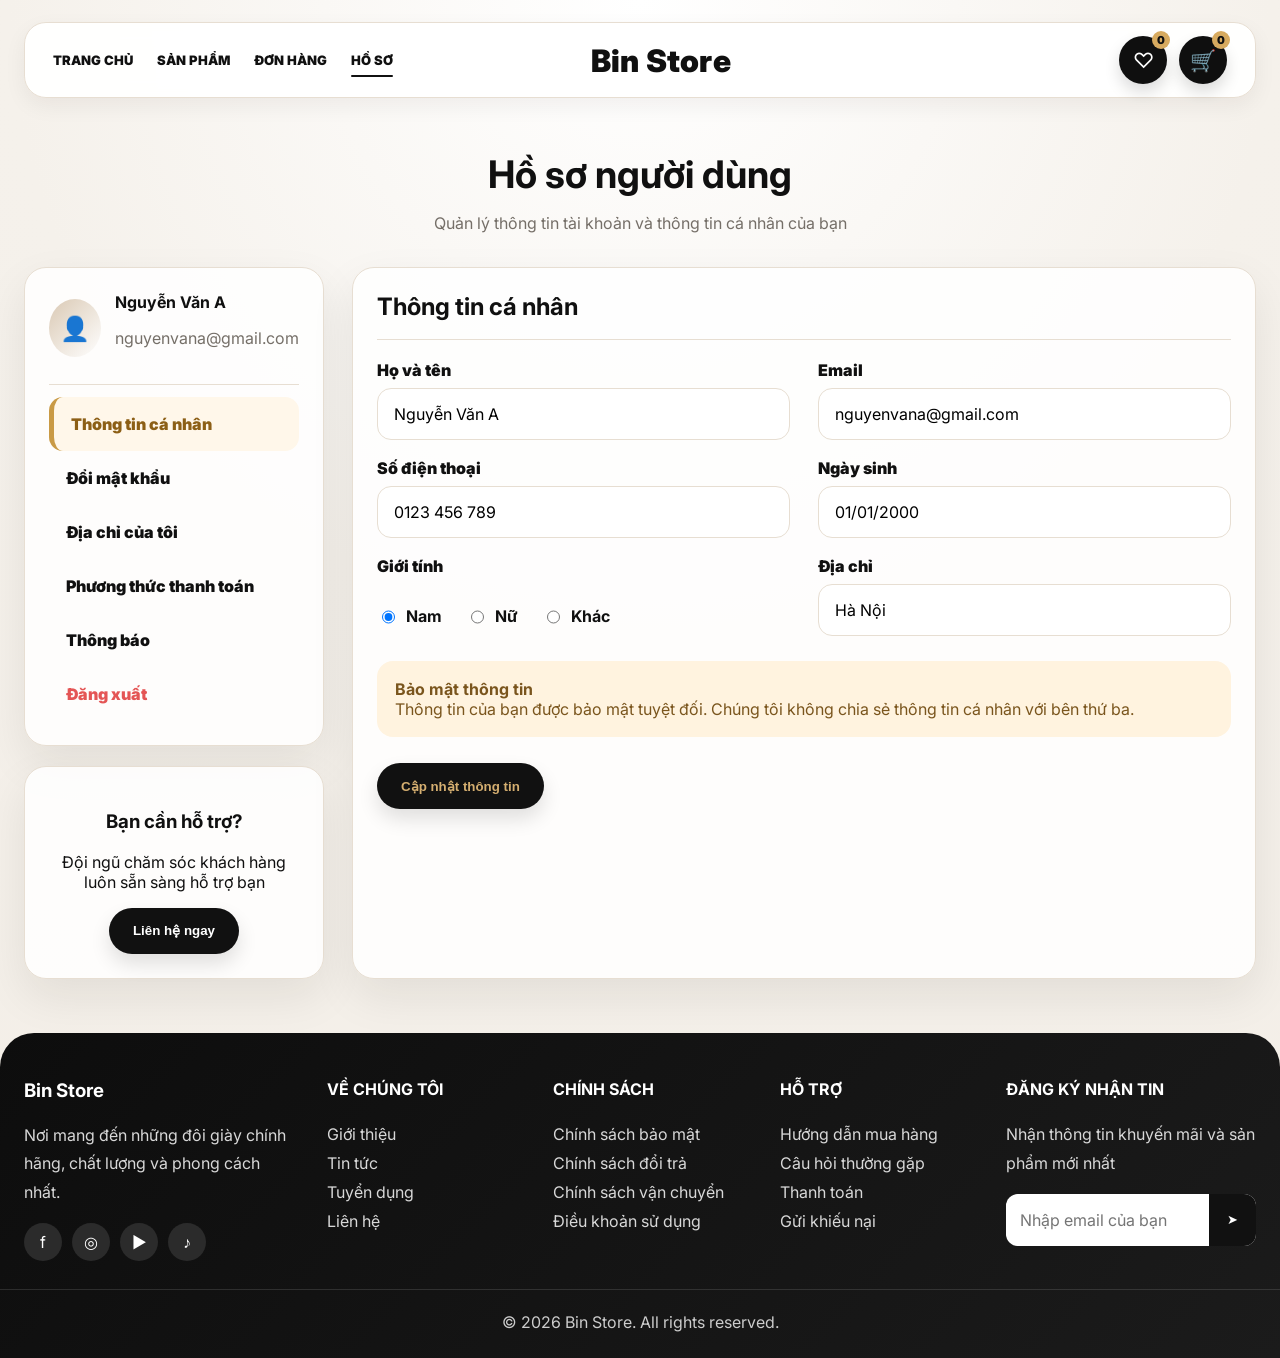
<file: profile.html>
<!doctype html>
<html lang="vi">
  <head>
    <meta charset="UTF-8" />
    <meta name="viewport" content="width=device-width,initial-scale=1" />
    <link
      href="https://fonts.googleapis.com/css2?family=Inter:wght@400;500;600;700;800;900&display=swap"
      rel="stylesheet"
    />
    <link rel="stylesheet" href="css/binstore.css" />
    <title>Hồ sơ - Bin Store</title>
    <style>
      .page-head {
        text-align: center;
        margin: 22px 0 34px;
      }
      .page-head h1 {
        font-size: 38px;
        margin-bottom: 8px;
      }
      .profile-layout {
        display: grid;
        grid-template-columns: 300px 1fr;
        gap: 28px;
      }
      .side,
      .profile-panel,
      .help {
        padding: 24px;
      }
      .menu a {
        display: block;
        padding: 17px;
        border-radius: 14px;
        font-weight: 900;
      }
      .menu a.active {
        background: #fff7ea;
        color: #8c5f16;
        border-left: 5px solid var(--gold);
      }
      .profile-panel h2 {
        border-bottom: 1px solid var(--line);
        padding-bottom: 18px;
        margin-top: 0;
      }
      .form-grid {
        display: grid;
        grid-template-columns: 1fr 1fr;
        gap: 18px 28px;
      }
      label {
        display: block;
        font-weight: 900;
        margin-bottom: 8px;
      }
      input {
        width: 100%;
        height: 52px;
        border: 1px solid var(--line);
        border-radius: 14px;
        padding: 0 16px;
        font: inherit;
        background: #fff;
      }
      .radio-row {
        display: flex;
        gap: 24px;
        align-items: center;
        margin-top: 12px;
      }
      .radio-row label {
        display: flex;
        align-items: center;
        gap: 8px;
        font-weight: 700;
        margin: 0;
      }
      .notice {
        grid-column: 1/-1;
        background: #fff3df;
        border-radius: 16px;
        padding: 18px;
        color: #7a551d;
      }
      .actions {
        margin-top: 26px;
      }
      .help {
        text-align: center;
        margin-top: 20px;
      }
      @media (max-width: 950px) {
        .profile-layout,
        .form-grid {
          grid-template-columns: 1fr;
        }
      }
    </style>
  </head>
  <body>
    <div id="app"></div>
    <script src="js/store.js"></script>
    <script>
      function renderProfile() {
        const u = getProfile();
        document.getElementById("app").innerHTML =
          header("profile") +
          `<main class="container"><div class="page-head"><h1>Hồ sơ người dùng</h1><p class="muted">Quản lý thông tin tài khoản và thông tin cá nhân của bạn</p></div><div class="profile-layout"><aside><div class="card side">${accountMini()}<nav class="menu"><a class="active">Thông tin cá nhân</a><a>Đổi mật khẩu</a><a>Địa chỉ của tôi</a><a>Phương thức thanh toán</a><a>Thông báo</a><a class="logout" onclick="logout()">Đăng xuất</a></nav></div><div class="card help"><h3>Bạn cần hỗ trợ?</h3><p>Đội ngũ chăm sóc khách hàng luôn sẵn sàng hỗ trợ bạn</p><button class="btn">Liên hệ ngay</button></div></aside><section class="card profile-panel"><h2>Thông tin cá nhân</h2><div class="form-grid"><div><label>Họ và tên</label><input id="pfName" value="${u.name}"></div><div><label>Email</label><input id="pfEmail" value="${u.email}"></div><div><label>Số điện thoại</label><input id="pfPhone" value="${u.phone}"></div><div><label>Ngày sinh</label><input id="pfBirthday" type="text" value="${u.birthday}"></div><div><label>Giới tính</label><div class="radio-row"><label><input name="gender" type="radio" value="Nam" ${u.gender === "Nam" ? "checked" : ""}>Nam</label><label><input name="gender" type="radio" value="Nữ" ${u.gender === "Nữ" ? "checked" : ""}>Nữ</label><label><input name="gender" type="radio" value="Khác" ${u.gender === "Khác" ? "checked" : ""}>Khác</label></div></div><div><label>Địa chỉ</label><input id="pfAddress" value="${u.address}"></div><div class="notice"><b>Bảo mật thông tin</b><br>Thông tin của bạn được bảo mật tuyệt đối. Chúng tôi không chia sẻ thông tin cá nhân với bên thứ ba.</div></div><div class="actions"><button class="btn gold" onclick="saveProfileForm()">Cập nhật thông tin</button></div></section></div></main>` +
          footer();
        updateCounts();
      }
      function saveProfileForm() {
        const gender =
          document.querySelector('input[name="gender"]:checked')?.value ||
          "Nam";
        const profile = {
          name: pfName.value.trim() || "Nguyễn Văn A",
          email: pfEmail.value.trim() || "nguyenvana@gmail.com",
          phone: pfPhone.value.trim(),
          birthday: pfBirthday.value.trim(),
          gender,
          address: pfAddress.value.trim(),
        };
        setProfile(profile);
        toast("Đã cập nhật thông tin");
        renderProfile();
      }
      renderProfile();
    </script>
  </body>
</html>
</file>
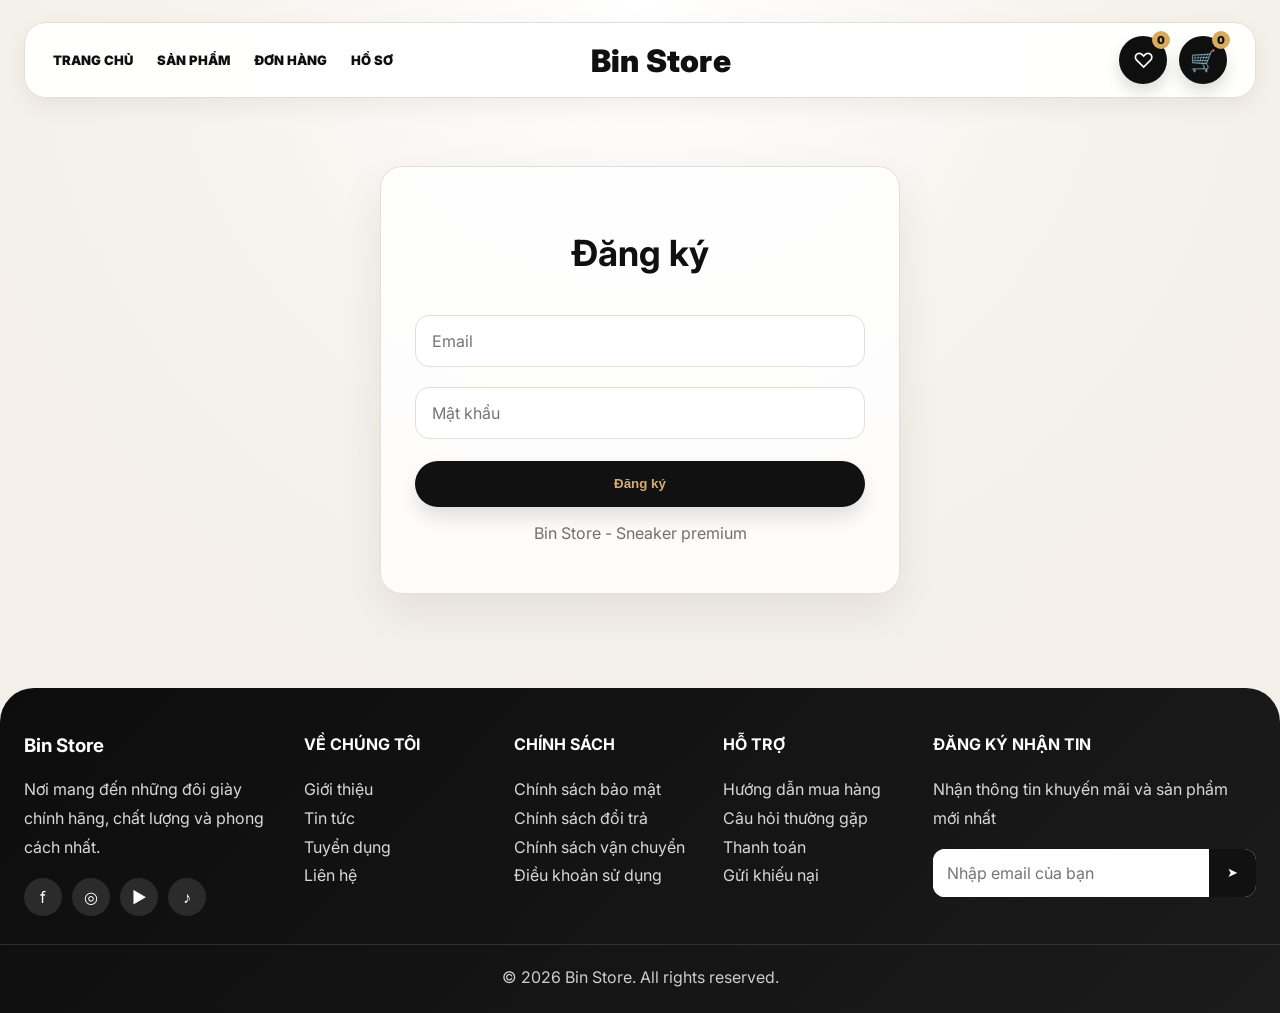
<file: register.html>
<!doctype html>
<html lang="vi">
  <head>
    <meta charset="UTF-8" />
    <meta name="viewport" content="width=device-width,initial-scale=1" />
    <link
      href="https://fonts.googleapis.com/css2?family=Inter:wght@400;500;600;700;800;900&display=swap"
      rel="stylesheet"
    />
    <link rel="stylesheet" href="css/binstore.css" />
    <title>Đăng ký - Bin Store</title>
    <style>
      .auth {
        max-width: 520px;
        margin: 40px auto;
        padding: 34px;
      }
      .auth h1 {
        text-align: center;
        font-size: 36px;
      }
      .auth input {
        width: 100%;
        height: 52px;
        border: 1px solid var(--line);
        border-radius: 14px;
        margin: 10px 0;
        padding: 0 16px;
      }
      .auth .btn {
        width: 100%;
        margin-top: 12px;
      }
    </style>
  </head>
  <body>
    <div id="app"></div>
    <script src="js/store.js"></script>
    <script>
      document.getElementById("app").innerHTML =
        header() +
        `<main class="container"><section class="card auth"><h1>Đăng ký</h1><input placeholder="Email"><input placeholder="Mật khẩu" type="password"><button class="btn gold">Đăng ký</button><p class="muted" style="text-align:center">Bin Store - Sneaker premium</p></section></main>` +
        footer();
      updateCounts();
    </script>
  </body>
</html>
</file>
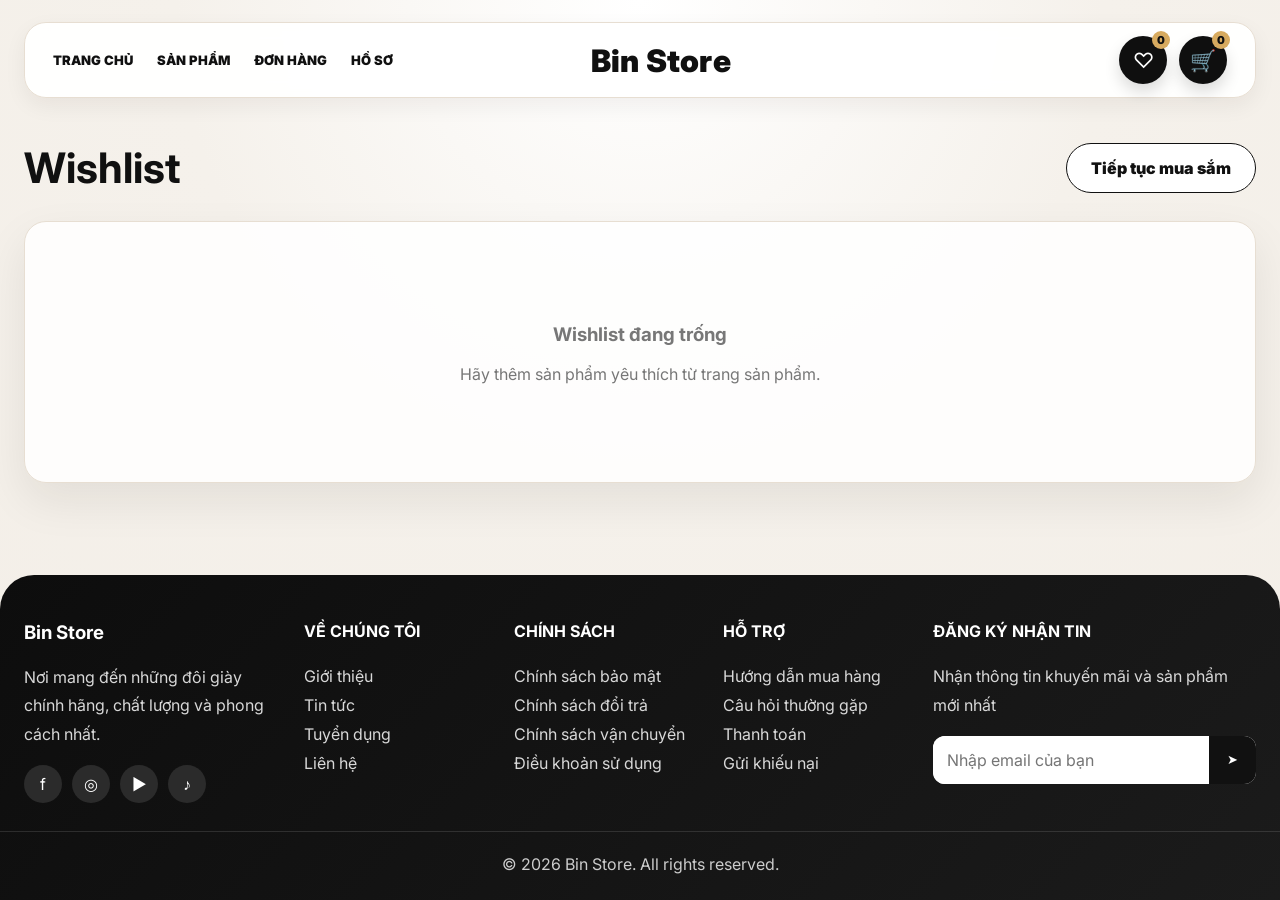
<file: wishlist.html>
<!doctype html>
<html lang="vi">
  <head>
    <meta charset="UTF-8" />
    <meta name="viewport" content="width=device-width,initial-scale=1" />
    <link
      href="https://fonts.googleapis.com/css2?family=Inter:wght@400;500;600;700;800;900&display=swap"
      rel="stylesheet"
    />
    <link rel="stylesheet" href="css/binstore.css" />
    <title>Bin Store - Wishlist</title>
    <style>
      .top-row {
        display: flex;
        justify-content: space-between;
        align-items: center;
        margin: 16px 0 28px;
      }
      .page-title {
        font-size: 42px;
        margin: 0;
      }
      .wishlist-card {
        padding: 22px;
      }
      .wishlist-item {
        display: grid;
        grid-template-columns: 120px 1fr auto;
        gap: 20px;
        align-items: center;
        padding: 20px;
        border-bottom: 1px solid var(--line);
      }
      .wishlist-item:last-child {
        border-bottom: 0;
      }
      .wishlist-img {
        width: 110px;
        height: 92px;
        border-radius: 16px;
        padding: 10px;
        object-fit: contain;
      }
      .item-name {
        font-size: 18px;
        font-weight: 1000;
      }
      .btn-small {
        border: 1px solid #111;
        border-radius: 999px;
        background: #fff;
        padding: 11px 16px;
        font-weight: 900;
        cursor: pointer;
        white-space: nowrap;
      }
      .btn-small.dark {
        background: #111;
        color: #fff;
      }
      .wish-actions {
        display: flex;
        gap: 10px;
        align-items: center;
      }
      .empty {
        text-align: center;
        padding: 60px;
        color: #777;
      }
      @media (max-width: 850px) {
        .wishlist-item {
          grid-template-columns: 90px 1fr;
        }
        .wish-actions {
          grid-column: 1/-1;
          justify-content: flex-start;
        }
        .top-row {
          display: block;
        }
      }
    </style>
  </head>
  <body>
    <div id="app"></div>
    <script src="js/store.js"></script>
    <script>
      function renderWishlist() {
        const ids = getWishlist();
        const box = document.getElementById("wishlistList");
        if (!ids.length) {
          box.innerHTML =
            '<div class="empty"><h3>Wishlist đang trống</h3><p>Hãy thêm sản phẩm yêu thích từ trang sản phẩm.</p></div>';
          updateCounts();
          return;
        }
        box.innerHTML = ids
          .map((id) => {
            const p = PRODUCTS.find((x) => x.id == id);
            return `<div class="wishlist-item"><img class="wishlist-img" src="${imgPath(p)}" alt="${p.name}"><div><div class="item-name">${p.name}</div><p class="muted">${p.color}</p></div><div class="wish-actions"><div class="money">${money(p.price)}</div><a class="btn-small" href="product.html?id=${p.id}">Chi tiết</a><button class="btn-small dark" onclick="addToCart(${p.id})">Thêm giỏ hàng</button><button class="btn-small" onclick="toggleWishlist(${p.id});renderWishlist()">Xóa</button></div></div>`;
          })
          .join("");
        updateCounts();
      }
      document.getElementById("app").innerHTML =
        header() +
        `<main class="container"><div class="top-row"><h1 class="page-title">Wishlist</h1><a class="btn outline" href="allproduct.html">Tiếp tục mua sắm</a></div><section class="card wishlist-card" id="wishlistList"></section></main>` +
        footer();
      renderWishlist();
    </script>
  </body>
</html>
</file>
<file: css/binstore.css>
:root {
  --bg: #f5f1eb;
  --card: #fffdfa;
  --ink: #101010;
  --muted: #756f68;
  --line: #e7ded2;
  --gold: #c99a45;
  --soft: #efe2d0;
  --green: #249b5b;
  --red: #e45555;
  --blue: #2f7de1;
  --shadow: 0 18px 45px rgba(31, 25, 18, 0.08);
  --shadow2: 0 8px 22px rgba(31, 25, 18, 0.06);
}
* {
  box-sizing: border-box;
}
html,
body {
  min-height: 100%;
}
body {
  margin: 0;
  font-family: Inter, Arial, sans-serif;
  background: radial-gradient(circle at top, #fff 0, #f5f1eb 42%, #f3eee7 100%);
  color: var(--ink);
}
a {
  text-decoration: none;
  color: inherit;
}
img {
  max-width: 100%;
  display: block;
}
.container {
  max-width: 1320px;
  margin: auto;
  padding: 0 24px;
}
#app {
  min-height: 100vh;
  display: flex;
  flex-direction: column;
}
#app > main {
  flex: 1;
  width: 100%;
}
.site-header {
  max-width: 1320px;
  margin: 22px auto 28px;
  padding: 0 24px;
  width: 100%;
}
.nav-shell {
  height: 74px;
  background: rgba(255, 255, 255, 0.94);
  border: 1px solid var(--line);
  border-radius: 22px;
  box-shadow: var(--shadow2);
  display: grid;
  grid-template-columns: minmax(360px, 1fr) auto minmax(160px, 1fr);
  align-items: center;
  gap: 18px;
  padding: 0 30px;
  backdrop-filter: blur(10px);
}
.nav-links {
  display: flex;
  gap: 30px;
  font-size: 14px;
  font-weight: 900;
  text-transform: uppercase;
  white-space: nowrap;
}
.nav-links a {
  padding: 9px 0;
  position: relative;
}
.nav-links a:hover:after,
.nav-links a.active:after {
  content: "";
  position: absolute;
  left: 0;
  right: 0;
  bottom: 0;
  height: 2px;
  background: #111;
  border-radius: 999px;
}
.brand {
  font-size: 30px;
  font-weight: 1000;
  letter-spacing: 0.2px;
  text-align: center;
  white-space: nowrap;
}
.nav-icons {
  display: flex;
  justify-content: flex-end;
  gap: 12px;
}
.icon-btn {
  width: 48px;
  height: 48px;
  border-radius: 50%;
  background: #0f0f0f;
  color: #fff;
  display: grid;
  place-items: center;
  position: relative;
  font-size: 21px;
  border: 0;
  box-shadow: 0 8px 16px rgba(0, 0, 0, 0.14);
}
.icon-symbol {
  line-height: 1;
}
.badge {
  position: absolute;
  right: -3px;
  top: -5px;
  background: #d7aa5f;
  color: #111;
  border-radius: 999px;
  min-width: 18px;
  height: 18px;
  font-size: 11px;
  font-weight: 1000;
  display: grid;
  place-items: center;
  padding: 0 4px;
}
.btn {
  border: 0;
  border-radius: 999px;
  padding: 14px 24px;
  min-height: 46px;
  font-weight: 900;
  cursor: pointer;
  background: #111;
  color: #fff;
  box-shadow: 0 10px 20px rgba(0, 0, 0, 0.12);
  display: inline-flex;
  align-items: center;
  justify-content: center;
  gap: 8px;
  white-space: nowrap;
}
.btn.gold {
  color: #d4ae70;
}
.btn.outline {
  background: #fff;
  color: #111;
  border: 1px solid #111;
  box-shadow: none;
}
.btn:disabled,
.disabled {
  opacity: 0.45;
  pointer-events: none;
}
.card {
  background: rgba(255, 255, 255, 0.88);
  border: 1px solid var(--line);
  border-radius: 22px;
  box-shadow: var(--shadow);
}
.section-title {
  text-align: center;
  font-size: 34px;
  margin: 42px 0 8px;
  font-weight: 1000;
}
.section-sub {
  text-align: center;
  color: var(--muted);
  margin-bottom: 20px;
}
.muted {
  color: var(--muted);
}
.money {
  font-weight: 1000;
}
.footer {
  margin-top: 54px;
  background: linear-gradient(135deg, #0d0d0d, #1b1b1b);
  color: #fff;
  border-radius: 34px 34px 0 0;
  padding: 46px 0 26px;
  width: 100%;
  clear: both;
}
.footer-grid {
  display: grid;
  grid-template-columns: 1.4fr 1fr 1fr 1fr 1.3fr;
  gap: 34px;
}
.footer h3,
.footer h4 {
  margin-top: 0;
}
.footer p,
.footer a {
  color: #d8d8d8;
  line-height: 1.8;
}
.socials {
  display: flex;
  gap: 10px;
}
.socials span {
  width: 38px;
  height: 38px;
  border-radius: 50%;
  background: #2b2b2b;
  display: grid;
  place-items: center;
}
.newsletter {
  display: flex;
  background: #fff;
  border-radius: 12px;
  overflow: hidden;
  min-height: 44px;
}
.newsletter input {
  flex: 1;
  border: 0;
  padding: 14px;
  outline: 0;
  min-width: 0;
}
.newsletter button {
  border: 0;
  background: #111;
  color: #fff;
  padding: 0 18px;
}
.copyright {
  border-top: 1px solid rgba(255, 255, 255, 0.12);
  margin-top: 28px;
  padding-top: 22px;
  text-align: center;
  color: #ccc;
}
.trust {
  display: grid;
  grid-template-columns: repeat(4, 1fr);
  gap: 0;
  border: 1px solid var(--line);
  border-radius: 18px;
  background: rgba(255, 255, 255, 0.75);
  overflow: hidden;
  margin-top: 34px;
}
.trust-item {
  padding: 22px;
  display: flex;
  gap: 14px;
  align-items: center;
  border-right: 1px solid var(--line);
}
.trust-item:last-child {
  border-right: 0;
}
.trust-icon {
  font-size: 30px;
}
.trust b {
  display: block;
}
.trust span {
  color: var(--muted);
  font-size: 14px;
}
.form-input,
input,
select,
textarea {
  font: inherit;
}
.toast {
  position: fixed;
  right: 24px;
  bottom: 24px;
  background: #111;
  color: #fff;
  border-radius: 999px;
  padding: 14px 20px;
  font-weight: 900;
  z-index: 9999;
  box-shadow: var(--shadow);
}
.product-img,
.main-img,
.thumb,
.cart-img,
.wishlist-img,
.order-item img,
.summary-item img,
.mini img {
  background: linear-gradient(145deg, #f8f1e8, #fffaf2) !important;
}
.product-img img,
.main-img img,
.thumb img,
.cart-img img,
.wishlist-img,
.order-item img,
.summary-item img,
.mini img {
  object-fit: contain;
}
.user-mini {
  display: flex;
  gap: 14px;
  align-items: center;
  border-bottom: 1px solid var(--line);
  padding-bottom: 20px;
  margin-bottom: 12px;
}
.avatar-mini {
  width: 58px;
  height: 58px;
  border-radius: 50%;
  background: linear-gradient(135deg, #dac9b4, #fff);
  display: grid;
  place-items: center;
  font-size: 24px;
}
@media (max-width: 1050px) {
  .nav-shell {
    grid-template-columns: 1fr;
    gap: 12px;
    height: auto;
    padding: 18px;
  }
  .nav-links,
  .nav-icons {
    justify-content: center;
    flex-wrap: wrap;
  }
  .brand {
    text-align: center;
    order: -1;
  }
  .footer-grid,
  .trust {
    grid-template-columns: 1fr;
  }
  .trust-item {
    border-right: 0;
    border-bottom: 1px solid var(--line);
  }
  .container {
    padding: 0 16px;
  }
  .brand {
    font-size: 25px;
  }
}
.site-header {
  max-width: 1360px;
}
.nav-shell {
  display: grid;
  grid-template-columns: minmax(520px, 1fr) auto minmax(140px, 1fr);
  height: 76px;
  padding: 0 28px;
}
.nav-links {
  gap: 24px;
  font-size: 13px;
  align-items: center;
  min-width: 0;
}
.brand {
  font-size: 31px;
  line-height: 1;
}
.nav-icons {
  min-width: 120px;
}
.product-img,
.main-img,
.thumb,
.cart-img,
.wishlist-img,
.order-item img,
.summary-item img,
.mini img {
  background: linear-gradient(145deg, #fbf4ea, #fffaf2) !important;
}
.product-img img,
.main-img img,
.thumb img,
.cart-img img,
.wishlist-img,
.order-item img,
.summary-item img,
.mini img {
  object-fit: contain;
}
.season-card {
  overflow: hidden;
}
.season-card img {
  right: 22px;
  bottom: 8px;
  max-width: 45%;
  height: 82%;
  object-fit: contain;
}
.menu a.logout {
  color: #e45555;
  cursor: pointer;
}
@media (max-width: 1150px) {
  .nav-shell {
    grid-template-columns: 1fr;
    gap: 12px;
    height: auto;
    padding: 18px;
  }
  .nav-links {
    justify-content: center;
    flex-wrap: wrap;
  }
  .brand {
    order: -1;
  }
  .nav-icons {
    justify-content: center;
  }
}
</file>
